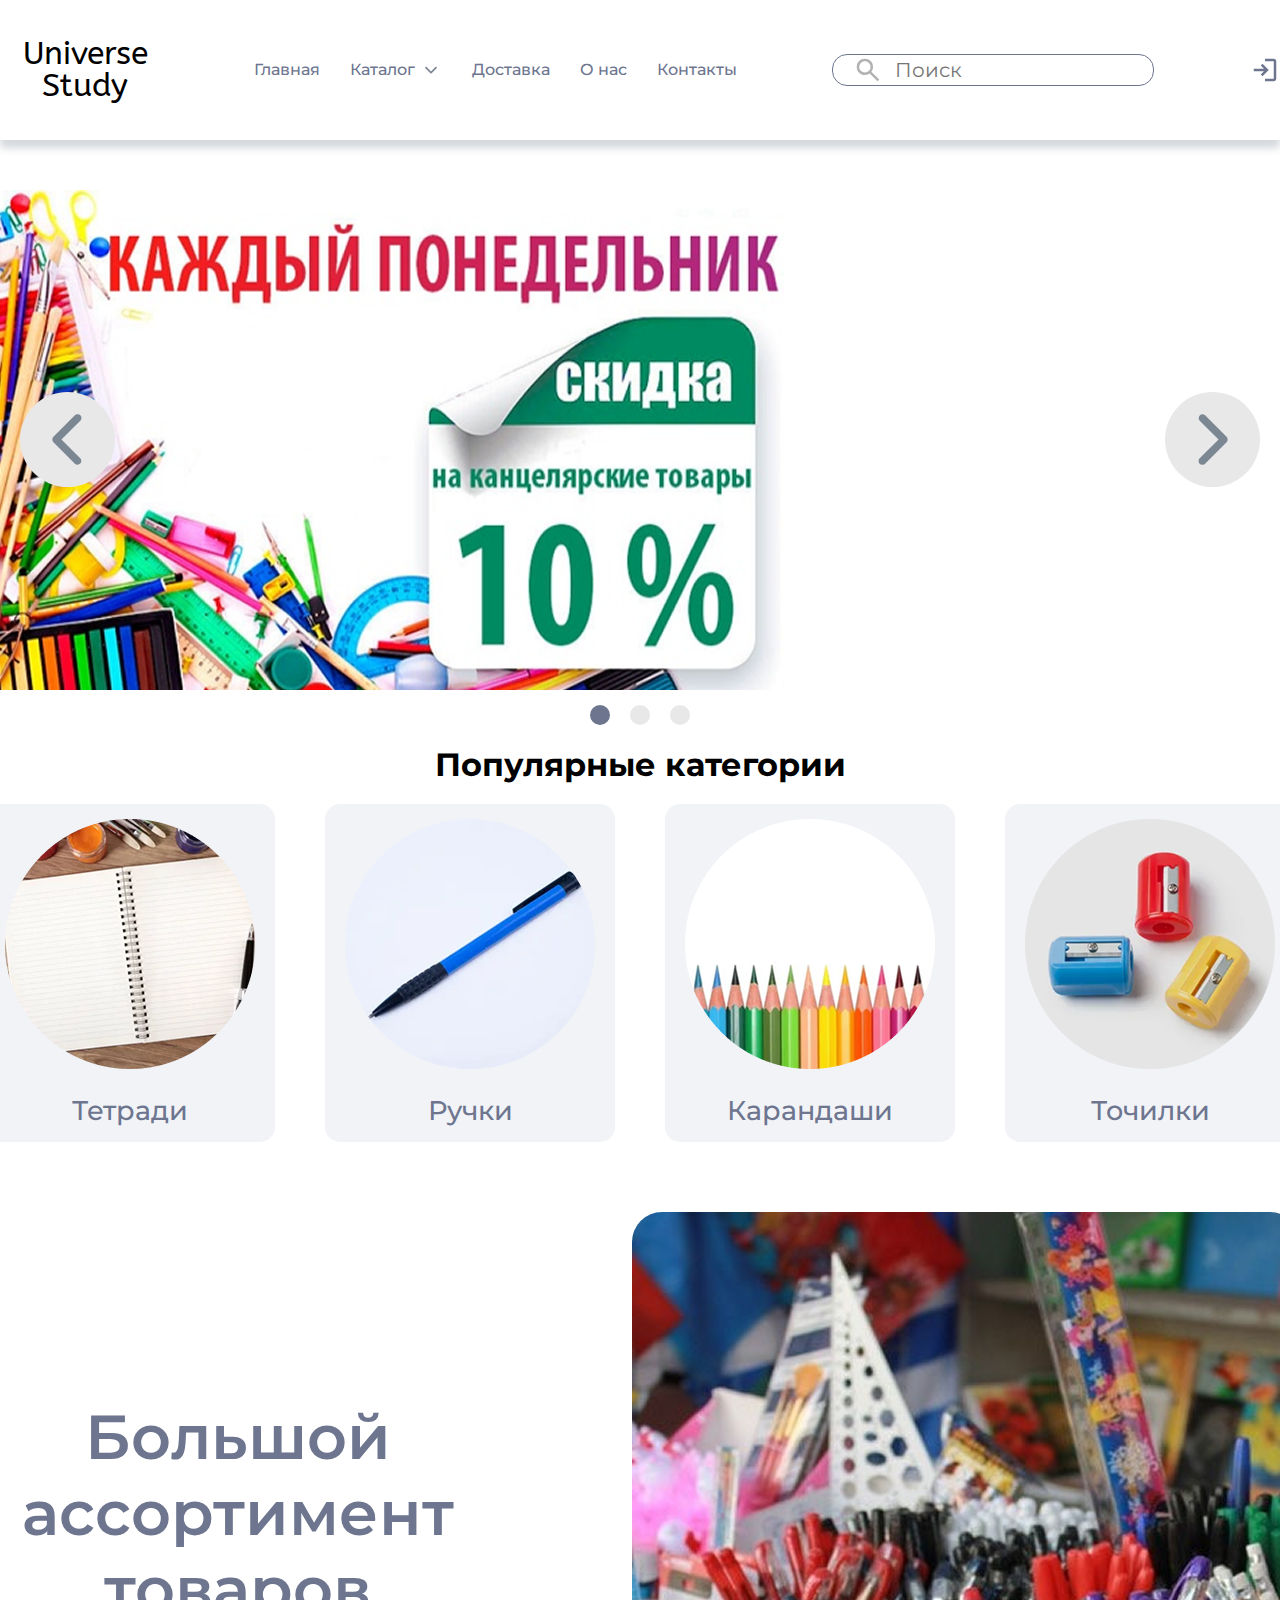
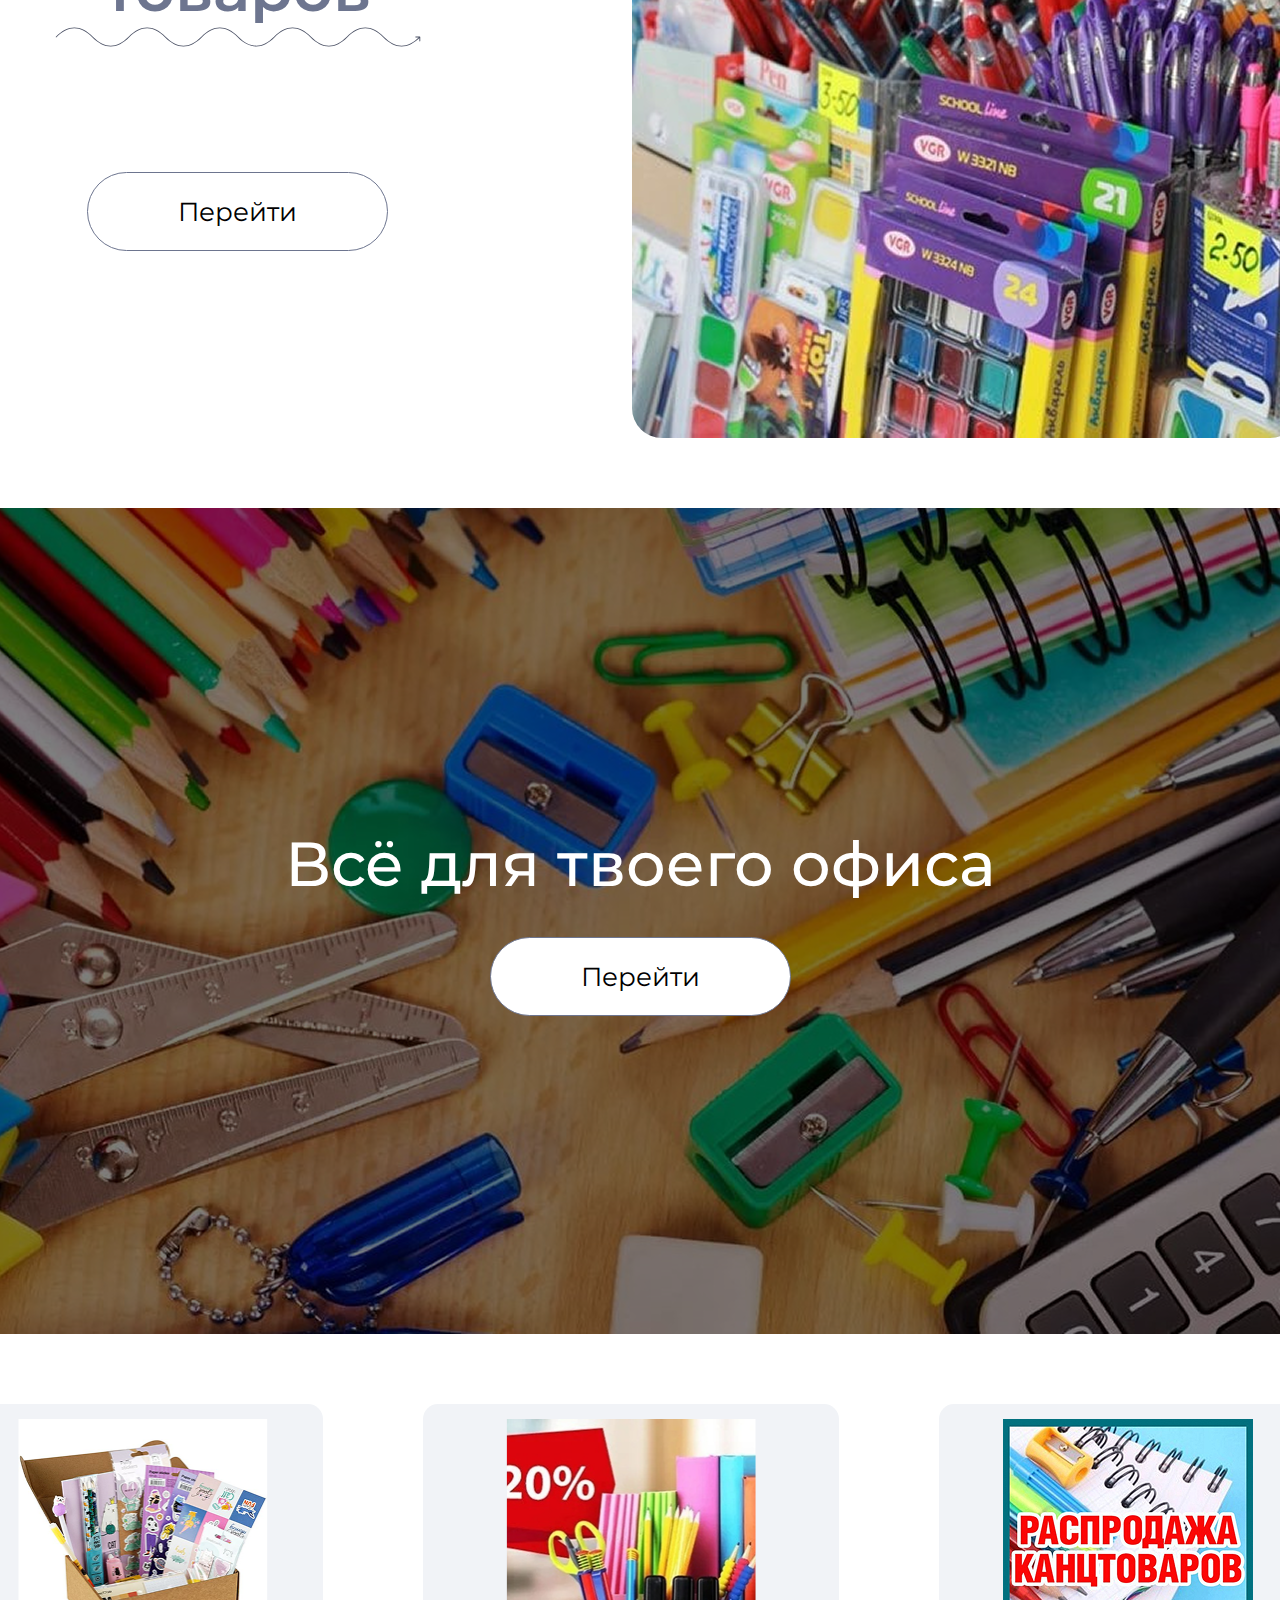
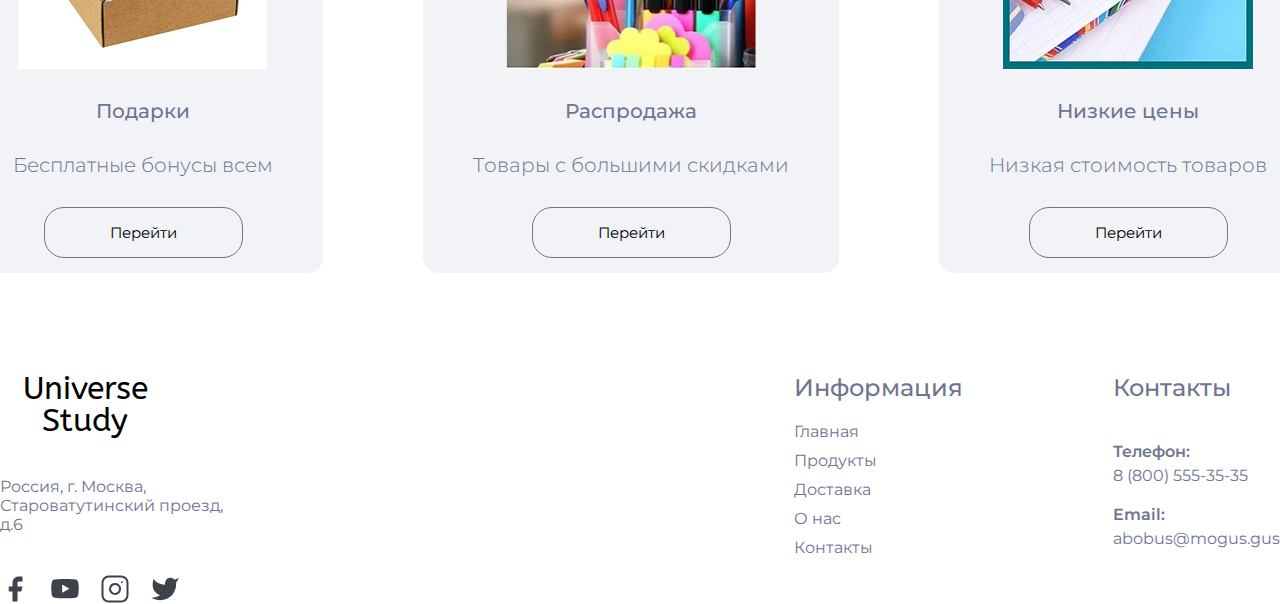
<file: index.html>
<!DOCTYPE html>
<html lang="ru">
<head>
    <meta charset="UTF-8">
    <title>Universe Study</title>
    <link rel="stylesheet" href="styles/desktop.css">
    <link rel="stylesheet" href="styles/tablet.css">
    <link rel="stylesheet" href="styles/phone.css">
</head>
<body>
    <header>
        <div class="headerContainer">
            <p class="logo">Universe Study</p>
            <div class="pagesContainer">
                <a href="index.html">Главная</a>
                <div class="catalogLink">
                    <a href="pages/office.html">Каталог</a>
                    <img src="res/img/arrow.svg" class="catalogLinkArrow" alt="">
                </div>
                <a href="pages/delivery.html">Доставка</a>
                <a href="pages/about.html">О нас</a>
                <a href="pages/contacts.html">Контакты</a>
            </div>
            <div class="searchField">
                <img src="res/img/searchIcon.svg" class="searchFieldIcon" alt="">
                <input class="search" type="text" placeholder="Поиск">
            </div>
            <img src="res/img/login.svg" class="loginIcon" onclick="document.location.href='pages/cart.html'" alt="">
        </div>
    </header>
    <main>
        <div class="slider">
            <div class="imgWrapper" style="transform: translateX(0px)">
                <img src="res/img/img1.png" alt="" id="img1">
                <img src="res/img/img4.png" alt="">
                <img src="res/img/img3.png" alt="">
            </div>
            <div class="arrowsWrapper">
                <img src="res/img/arrow.svg" class="controlArrow" id="leftArrow" onclick="slideLeft()" alt="">
                <img src="res/img/arrow.svg" class="controlArrow" id="rightArrow" onclick="slideRight()" alt="">
            </div>
            <div class="dotsWrapper">
                <div class="dot" id="selected"></div>
                <div class="dot"></div>
                <div class="dot"></div>
            </div>
        </div>

        <div class="popularCategories">
            <h1 class="categoriesHeader">Популярные категории</h1>
            <div class="categories">
                <div class="category" onclick="document.location.href='pages/office.html'">
                    <img src="res/img/categoryImage1.png" class="categoryImage" alt="">
                    <p class="categoryName">Тетради</p>
                </div>
                <div class="category" onclick="document.location.href='pages/office.html'">
                    <img src="res/img/categoryImage2.png" class="categoryImage" alt="">
                    <p class="categoryName">Ручки</p>
                </div>
                <div class="category" onclick="document.location.href='pages/office.html'">
                    <img src="res/img/categoryImage3.png" class="categoryImage" alt="">
                    <p class="categoryName">Карандаши</p>
                </div>
                <div class="category" onclick="document.location.href='pages/office.html'">
                    <img src="res/img/categoryImage4.png" class="categoryImage" alt="">
                    <p class="categoryName">Точилки</p>
                </div>
            </div>
        </div>

        <div class="bigAssortment">
            <div class="bigAssortmentContainer">
                <p class="bigAssortmentText">Большой ассортимент товаров</p>
                <img src="res/img/curveLine.svg" class="bigAssortmentCurve" alt="">
                <button class="button" onclick="document.location.href='pages/office.html'">Перейти</button>
            </div>
            <img src="res/img/assortment.png" class="bigAssortmentImage" alt="">
        </div>

        <div class="allForYourOffice">
            <p class="allForYourOfficeText">Всё для твоего офиса</p>
            <button class="button"><a href="pages/office.html">Перейти</a></button>
        </div>

        <div class="specialOffers">
            <div class="offer">
                <img src="res/img/offerImage1.png" class="offerImage" alt="">
                <p class="offerName">Подарки</p>
                <p class="offerDescription">Бесплатные бонусы всем</p>
                <button class="offerButton" onclick="document.location.href='pages/office.html'">Перейти</button>
            </div>
            <div class="offer">
                <img src="res/img/offerImage2.png" class="offerImage" alt="">
                <p class="offerName">Распродажа</p>
                <p class="offerDescription">Товары с большими скидками</p>
                <button class="offerButton" onclick="document.location.href='pages/office.html'">Перейти</button>
            </div>
            <div class="offer">
                <img src="res/img/offerImage3.png" class="offerImage" alt="">
                <p class="offerName">Низкие цены</p>
                <p class="offerDescription">Низкая стоимость товаров</p>
                <button class="offerButton" onclick="document.location.href='pages/office.html'">Перейти</button>
            </div>
        </div>
    </main>
    <footer>
        <div class="footerContent1">
            <p class="logo">Universe Study</p>
            <p class="footerContentText address">Россия, г. Москва, Староватутинский проезд, д.6</p>
            <div class="socials">
                <img src="res/img/facebook.svg" class="socialIcon" alt="">
                <img src="res/img/youtube.svg" class="socialIcon" alt="">
                <img src="res/img/instagram.svg" class="socialIcon" alt="">
                <img src="res/img/twitter.svg" class="socialIcon" alt="">
            </div>
        </div>
        <div class="footerContent2">
            <h1 class="footerContentHeader">Информация</h1>
            <a href="index.html" class="footerContentText">Главная</a>
            <a href="pages/office.html" class="footerContentText">Продукты</a>
            <a href="pages/delivery.html" class="footerContentText">Доставка</a>
            <a href="pages/about.html" class="footerContentText">О нас</a>
            <a href="pages/contacts.html" class="footerContentText">Контакты</a>
        </div>
        <div class="footerContent3">
            <h1 class="footerContentHeader">Контакты</h1>
            <div class="footerSubcontent">
                <h2 class="footerSubcontentHeader">Телефон:</h2>
                <p class="footerContentText">8 (800) 555-35-35</p>
            </div>
            <div class="footerSubcontent">
                <h2 class="footerSubcontentHeader">Email:</h2>
                <p class="footerContentText">abobus@mogus.gus</p>
            </div>
        </div>
    </footer>
</body>
<script src="js/slider.js"></script>
</html>
</file>
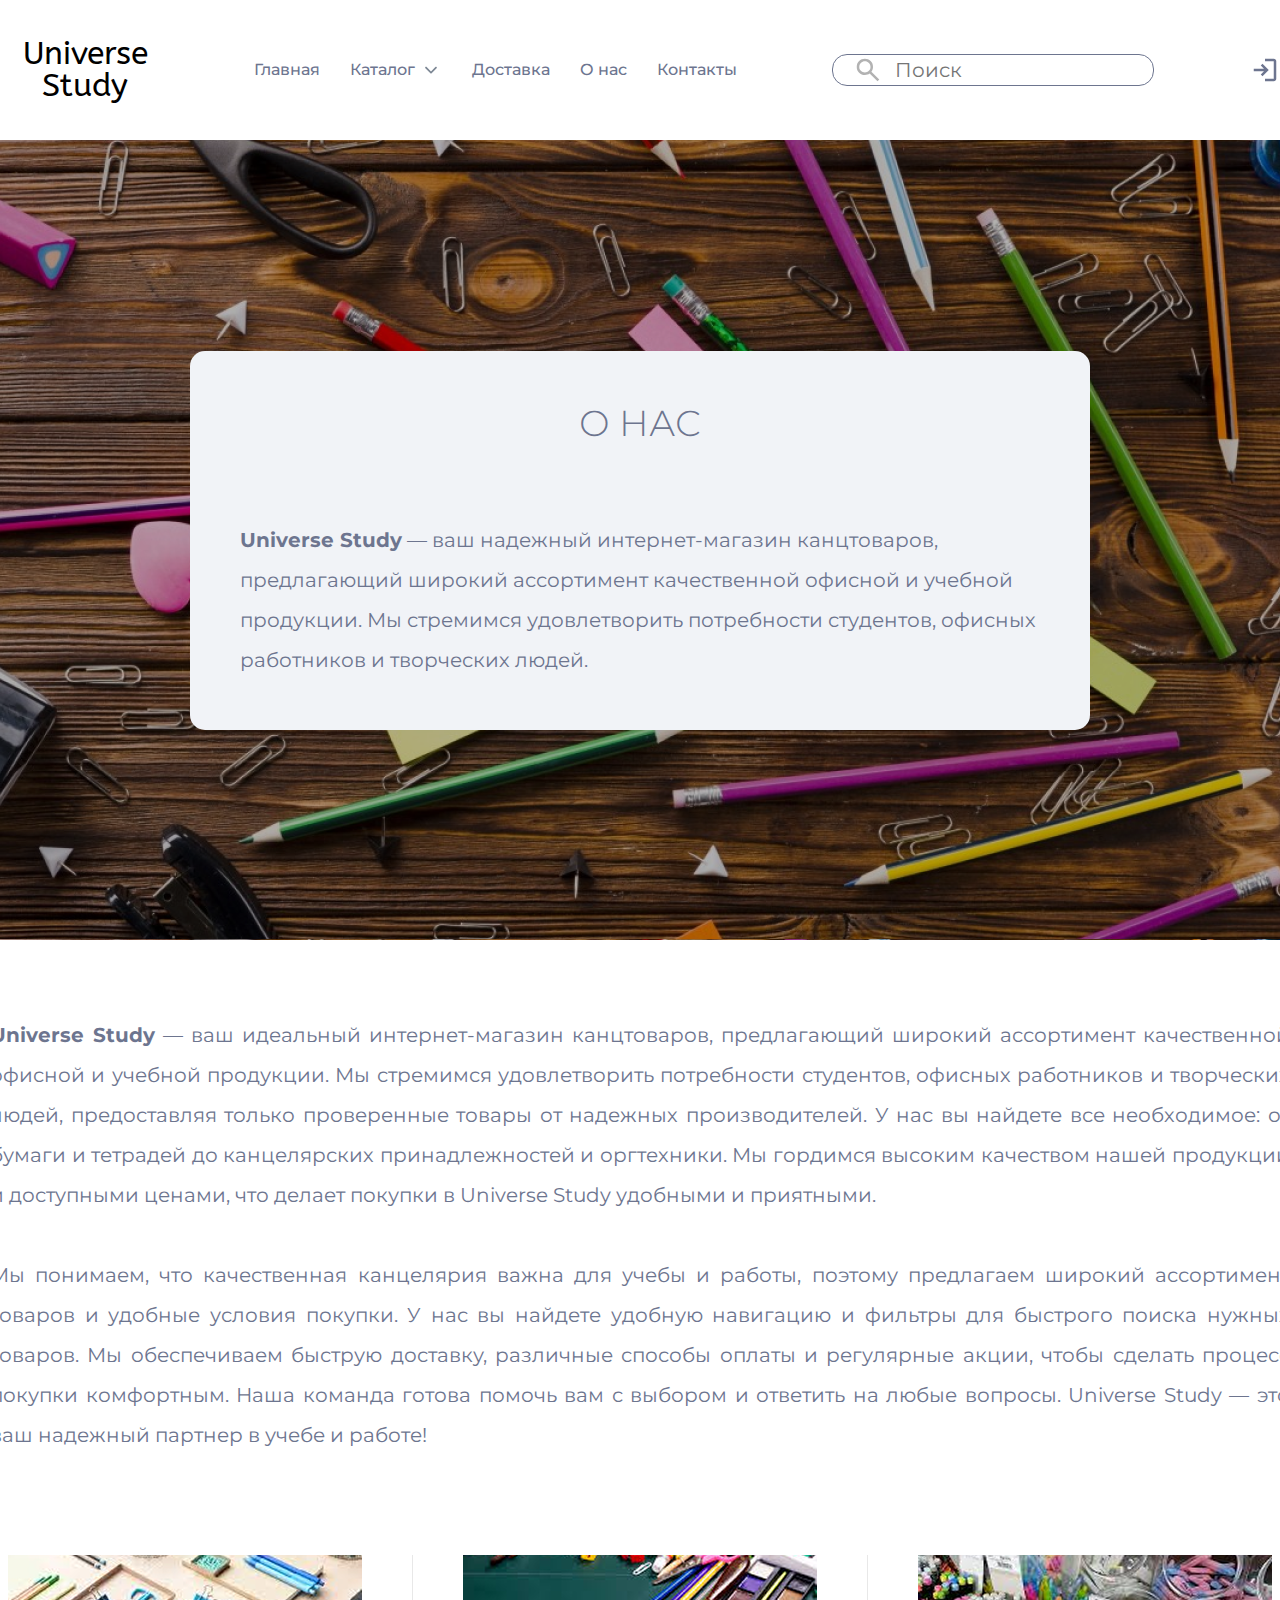
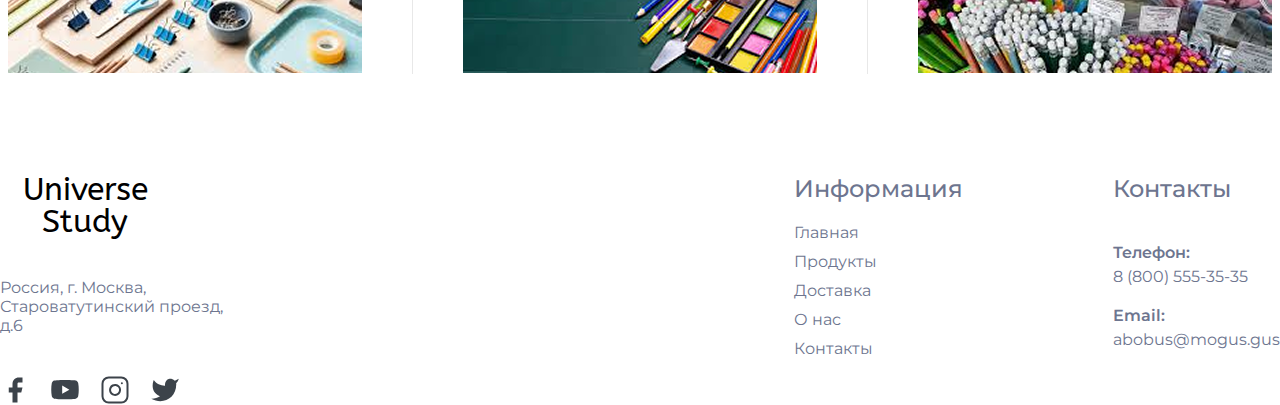
<file: pages/about.html>
<!DOCTYPE html>
<html lang="en">
<head>
    <meta charset="UTF-8">
    <title>О нас</title>
    <link rel="stylesheet" href="../styles/desktop.css">
    <link rel="stylesheet" href="../styles/tablet.css">
    <link rel="stylesheet" href="../styles/phone.css">
</head>
<body>
    <header>
        <div class="headerContainer">
            <p class="logo">Universe Study</p>
            <div class="pagesContainer">
                <a href="../index.html">Главная</a>
                <div class="catalogLink">
                    <a href="office.html">Каталог</a>
                    <img src="../res/img/arrow.svg" class="catalogLinkArrow" alt="">
                </div>
                <a href="delivery.html">Доставка</a>
                <a href="about.html">О нас</a>
                <a href="contacts.html">Контакты</a>
            </div>
            <div class="searchField">
                <img src="../res/img/searchIcon.svg" class="searchFieldIcon" alt="">
                <input class="search" type="text" placeholder="Поиск">
            </div>
            <img src="../res/img/login.svg" class="loginIcon" onclick="document.location.href='cart.html'" alt="">
        </div>
    </header>
    <main>
        <div class="promoBlock">
            <div class="aboutBlock">
                <h1>О НАС</h1>
                <p>
                    <b>Universe Study</b> — ваш надежный интернет-магазин канцтоваров, предлагающий широкий ассортимент качественной офисной и учебной продукции.
                    Мы стремимся удовлетворить потребности студентов, офисных работников и творческих людей.
                </p>
            </div>
        </div>
        <p class="aboutText">
            <b>Universe Study</b> — ваш идеальный интернет-магазин канцтоваров, предлагающий широкий ассортимент качественной офисной и учебной продукции.
            Мы стремимся удовлетворить потребности студентов, офисных работников и творческих людей, предоставляя только проверенные товары от надежных производителей.
            У нас вы найдете все необходимое: от бумаги и тетрадей до канцелярских принадлежностей и оргтехники.
            Мы гордимся высоким качеством нашей продукции и доступными ценами, что делает покупки в Universe Study удобными и приятными.
            <br><br>
            Мы понимаем, что качественная канцелярия важна для учебы и работы, поэтому предлагаем широкий ассортимент товаров и удобные условия покупки.
            У нас вы найдете удобную навигацию и фильтры для быстрого поиска нужных товаров.
            Мы обеспечиваем быструю доставку, различные способы оплаты и регулярные акции, чтобы сделать процесс покупки комфортным.
            Наша команда готова помочь вам с выбором и ответить на любые вопросы. Universe Study — это ваш надежный партнер в учебе и работе!
        </p>
        <div class="randomImages">
            <img src="../res/img/img3.png" alt="">
            <div class="line"></div>
            <img src="../res/img/img4.png" alt="">
            <div class="line"></div>
            <img src="../res/img/img5.png" alt="">
        </div>
    </main>
    <footer>
        <div class="footerContent1">
            <p class="logo">Universe Study</p>
            <p class="footerContentText address">Россия, г. Москва, Староватутинский проезд, д.6</p>
            <div class="socials">
                <img src="../res/img/facebook.svg" class="socialIcon" alt="">
                <img src="../res/img/youtube.svg" class="socialIcon" alt="">
                <img src="../res/img/instagram.svg" class="socialIcon" alt="">
                <img src="../res/img/twitter.svg" class="socialIcon" alt="">
            </div>
        </div>
        <div class="footerContent2">
            <h1 class="footerContentHeader">Информация</h1>
            <a href="../index.html" class="footerContentText">Главная</a>
            <a href="office.html" class="footerContentText">Продукты</a>
            <a href="delivery.html" class="footerContentText">Доставка</a>
            <a href="about.html" class="footerContentText">О нас</a>
            <a href="contacts.html" class="footerContentText">Контакты</a>
        </div>
        <div class="footerContent3">
            <h1 class="footerContentHeader">Контакты</h1>
            <div class="footerSubcontent">
                <h2 class="footerSubcontentHeader">Телефон:</h2>
                <p class="footerContentText">8 (800) 555-35-35</p>
            </div>
            <div class="footerSubcontent">
                <h2 class="footerSubcontentHeader">Email:</h2>
                <p class="footerContentText">abobus@mogus.gus</p>
            </div>
        </div>
    </footer>
</body>
</html>
</file>
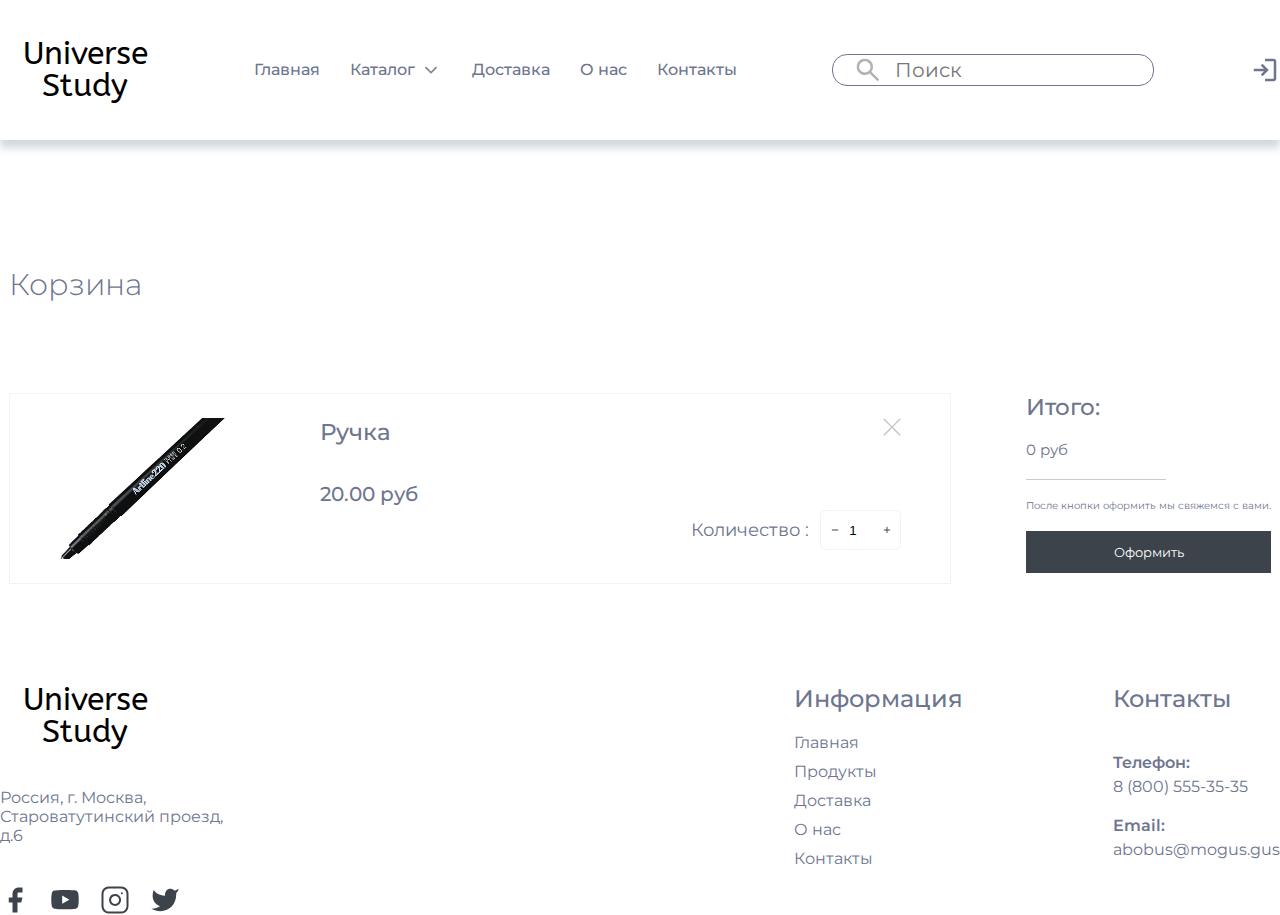
<file: pages/cart.html>
<!DOCTYPE html>
<html lang="en">
<head>
    <meta charset="UTF-8">
    <title>Title</title>
    <link rel="stylesheet" href="../styles/desktop.css">
    <link rel="stylesheet" href="../styles/tablet.css">
    <link rel="stylesheet" href="../styles/phone.css">
</head>
<body>
    <header>
        <div class="headerContainer">
            <p class="logo">Universe Study</p>
            <div class="pagesContainer">
                <a href="../index.html">Главная</a>
                <div class="catalogLink">
                    <a href="office.html">Каталог</a>
                    <img src="../res/img/arrow.svg" class="catalogLinkArrow" alt="">
                </div>
                <a href="delivery.html">Доставка</a>
                <a href="about.html">О нас</a>
                <a href="contacts.html">Контакты</a>
            </div>
            <div class="searchField">
                <img src="../res/img/searchIcon.svg" class="searchFieldIcon" alt="">
                <input class="search" type="text" placeholder="Поиск">
            </div>
            <img src="../res/img/login.svg" class="loginIcon" onclick="document.location.href='cart.html'" alt="">
        </div>
    </header>
    <main>
        <div class="cart">
            <h1>Корзина</h1>
            <div class="cartContainer">
                <div class="cartProducts">
                    <div class="cartProduct">
                        <img src="../res/img/Ручка.png" alt="">
                        <div class="productNameAndPrice">
                            <h2>Ручка</h2>
                            <p>20.00 руб</p>
                        </div>
                        <div class="XAndQTY">
                            <img src="../res/img/x.svg" alt="">
                            <div class="qtySelectorCart">
                                <p>Количество :</p>
                                <div class="inputContainer">
                                    <button class="qtyButtonCart" onclick="qty.stepDown()">
                                        <img src="../res/img/minus.svg" alt="">
                                    </button>
                                    <input type="number" id="qty" name="qty" min="1" value="1">
                                    <button class="qtyButtonCart" onclick="qty.stepUp()">
                                        <img src="../res/img/plus.svg" alt="">
                                    </button>
                                </div>
                            </div>
                        </div>
                    </div>
                </div>
                <div class="total">
                    <h2>Итого:</h2>
                    <h3 id="price">0.00 руб</h3>
                    <hr>
                    <p>После кнопки оформить мы свяжемся с вами.</p>
                    <button>Оформить</button>

                </div>
            </div>
        </div>
    </main>
    <footer>
        <div class="footerContent1">
            <p class="logo">Universe Study</p>
            <p class="footerContentText address">Россия, г. Москва, Староватутинский проезд, д.6</p>
            <div class="socials">
                <img src="../res/img/facebook.svg" class="socialIcon" alt="">
                <img src="../res/img/youtube.svg" class="socialIcon" alt="">
                <img src="../res/img/instagram.svg" class="socialIcon" alt="">
                <img src="../res/img/twitter.svg" class="socialIcon" alt="">
            </div>
        </div>
        <div class="footerContent2">
            <h1 class="footerContentHeader">Информация</h1>
            <a href="../index.html" class="footerContentText">Главная</a>
            <a href="office.html" class="footerContentText">Продукты</a>
            <a href="delivery.html" class="footerContentText">Доставка</a>
            <a href="about.html" class="footerContentText">О нас</a>
            <a href="contacts.html" class="footerContentText">Контакты</a>
        </div>
        <div class="footerContent3">
            <h1 class="footerContentHeader">Контакты</h1>
            <div class="footerSubcontent">
                <h2 class="footerSubcontentHeader">Телефон:</h2>
                <p class="footerContentText">8 (800) 555-35-35</p>
            </div>
            <div class="footerSubcontent">
                <h2 class="footerSubcontentHeader">Email:</h2>
                <p class="footerContentText">abobus@mogus.gus</p>
            </div>
        </div>
    </footer>
</body>
<script src="../js/cart.js"></script>
</html>
</file>
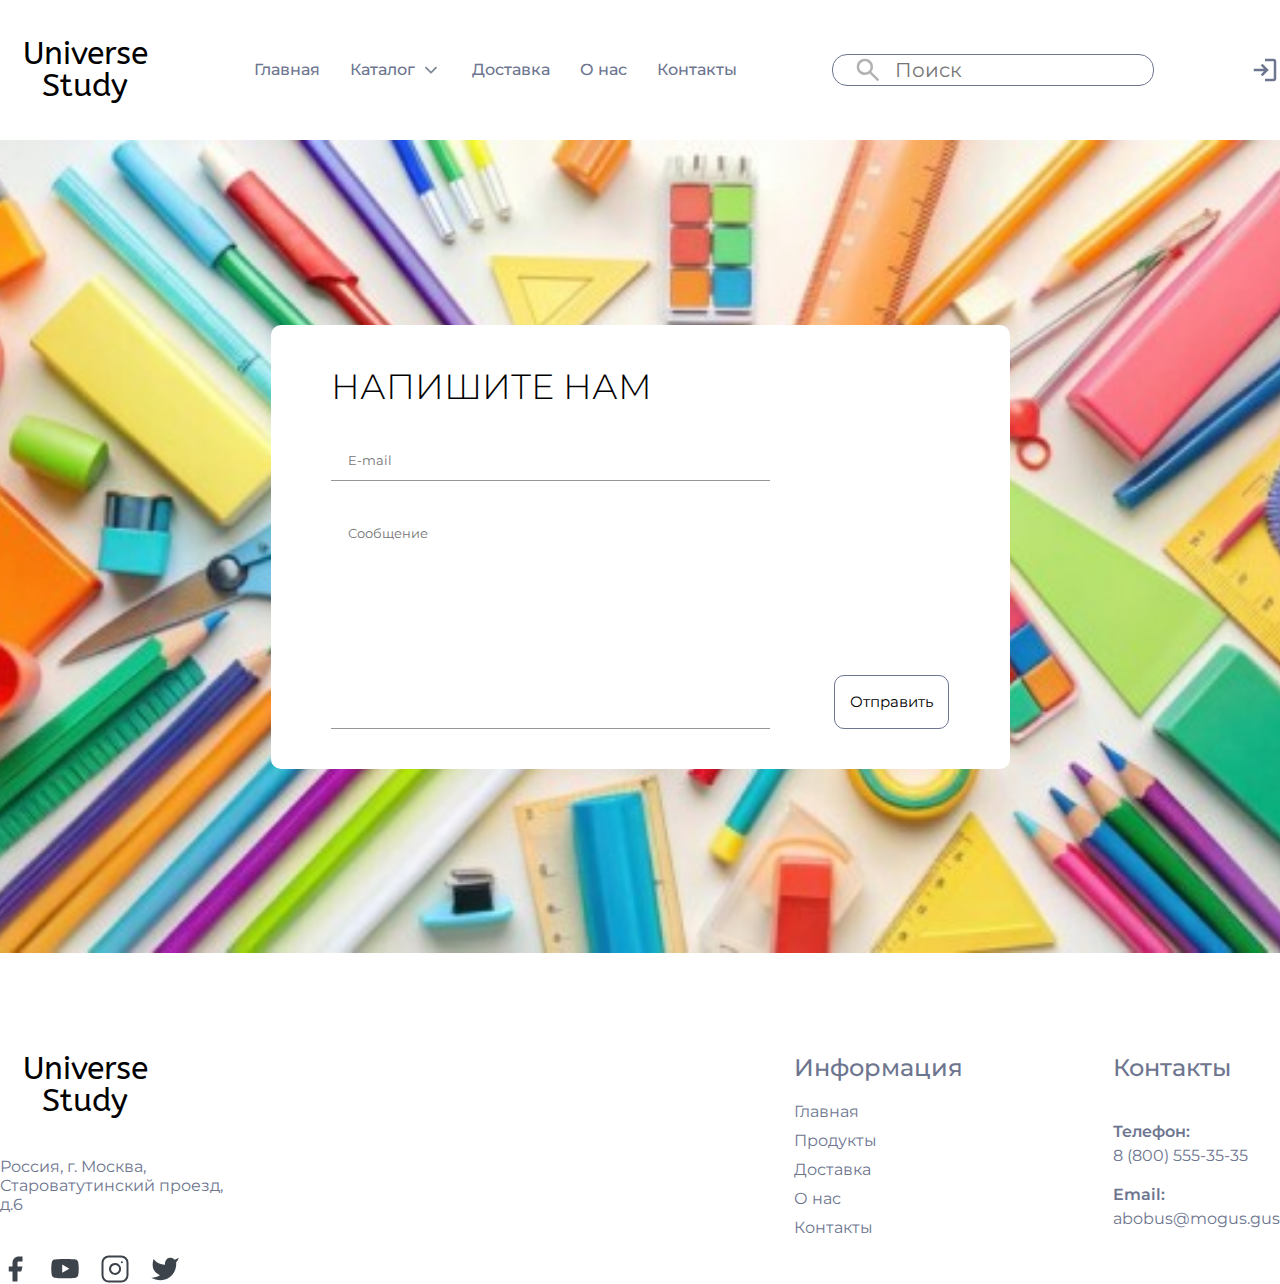
<file: pages/contacts.html>
<!DOCTYPE html>
<html lang="en">
<head>
    <meta charset="UTF-8">
    <title>Title</title>
    <link rel="stylesheet" href="../styles/desktop.css">
    <link rel="stylesheet" href="../styles/tablet.css">
    <link rel="stylesheet" href="../styles/phone.css">
</head>
<body>
    <header>
        <div class="headerContainer">
            <p class="logo">Universe Study</p>
            <div class="pagesContainer">
                <a href="../index.html">Главная</a>
                <div class="catalogLink">
                    <a href="office.html">Каталог</a>
                    <img src="../res/img/arrow.svg" class="catalogLinkArrow" alt="">
                </div>
                <a href="delivery.html">Доставка</a>
                <a href="about.html">О нас</a>
                <a href="contacts.html">Контакты</a>
            </div>
            <div class="searchField">
                <img src="../res/img/searchIcon.svg" class="searchFieldIcon" alt="">
                <input class="search" type="text" placeholder="Поиск">
            </div>
            <img src="../res/img/login.svg" class="loginIcon" onclick="document.location.href='cart.html'" alt="">
        </div>
    </header>
    <main>
        <div class="formContainer">
            <div class="form">
                <h1>НАПИШИТЕ НАМ</h1>
                <input type="text" placeholder="E-mail">
                <textarea placeholder="Сообщение"></textarea>
                <button>Отправить</button>
            </div>
        </div>
    </main>
    <footer>
        <div class="footerContent1">
            <p class="logo">Universe Study</p>
            <p class="footerContentText address">Россия, г. Москва, Староватутинский проезд, д.6</p>
            <div class="socials">
                <img src="../res/img/facebook.svg" class="socialIcon" alt="">
                <img src="../res/img/youtube.svg" class="socialIcon" alt="">
                <img src="../res/img/instagram.svg" class="socialIcon" alt="">
                <img src="../res/img/twitter.svg" class="socialIcon" alt="">
            </div>
        </div>
        <div class="footerContent2">
            <h1 class="footerContentHeader">Информация</h1>
            <a href="../index.html" class="footerContentText">Главная</a>
            <a href="office.html" class="footerContentText">Продукты</a>
            <a href="delivery.html" class="footerContentText">Доставка</a>
            <a href="about.html" class="footerContentText">О нас</a>
            <a href="contacts.html" class="footerContentText">Контакты</a>
        </div>
        <div class="footerContent3">
            <h1 class="footerContentHeader">Контакты</h1>
            <div class="footerSubcontent">
                <h2 class="footerSubcontentHeader">Телефон:</h2>
                <p class="footerContentText">8 (800) 555-35-35</p>
            </div>
            <div class="footerSubcontent">
                <h2 class="footerSubcontentHeader">Email:</h2>
                <p class="footerContentText">abobus@mogus.gus</p>
            </div>
        </div>
    </footer>
</body>
</html>
</file>
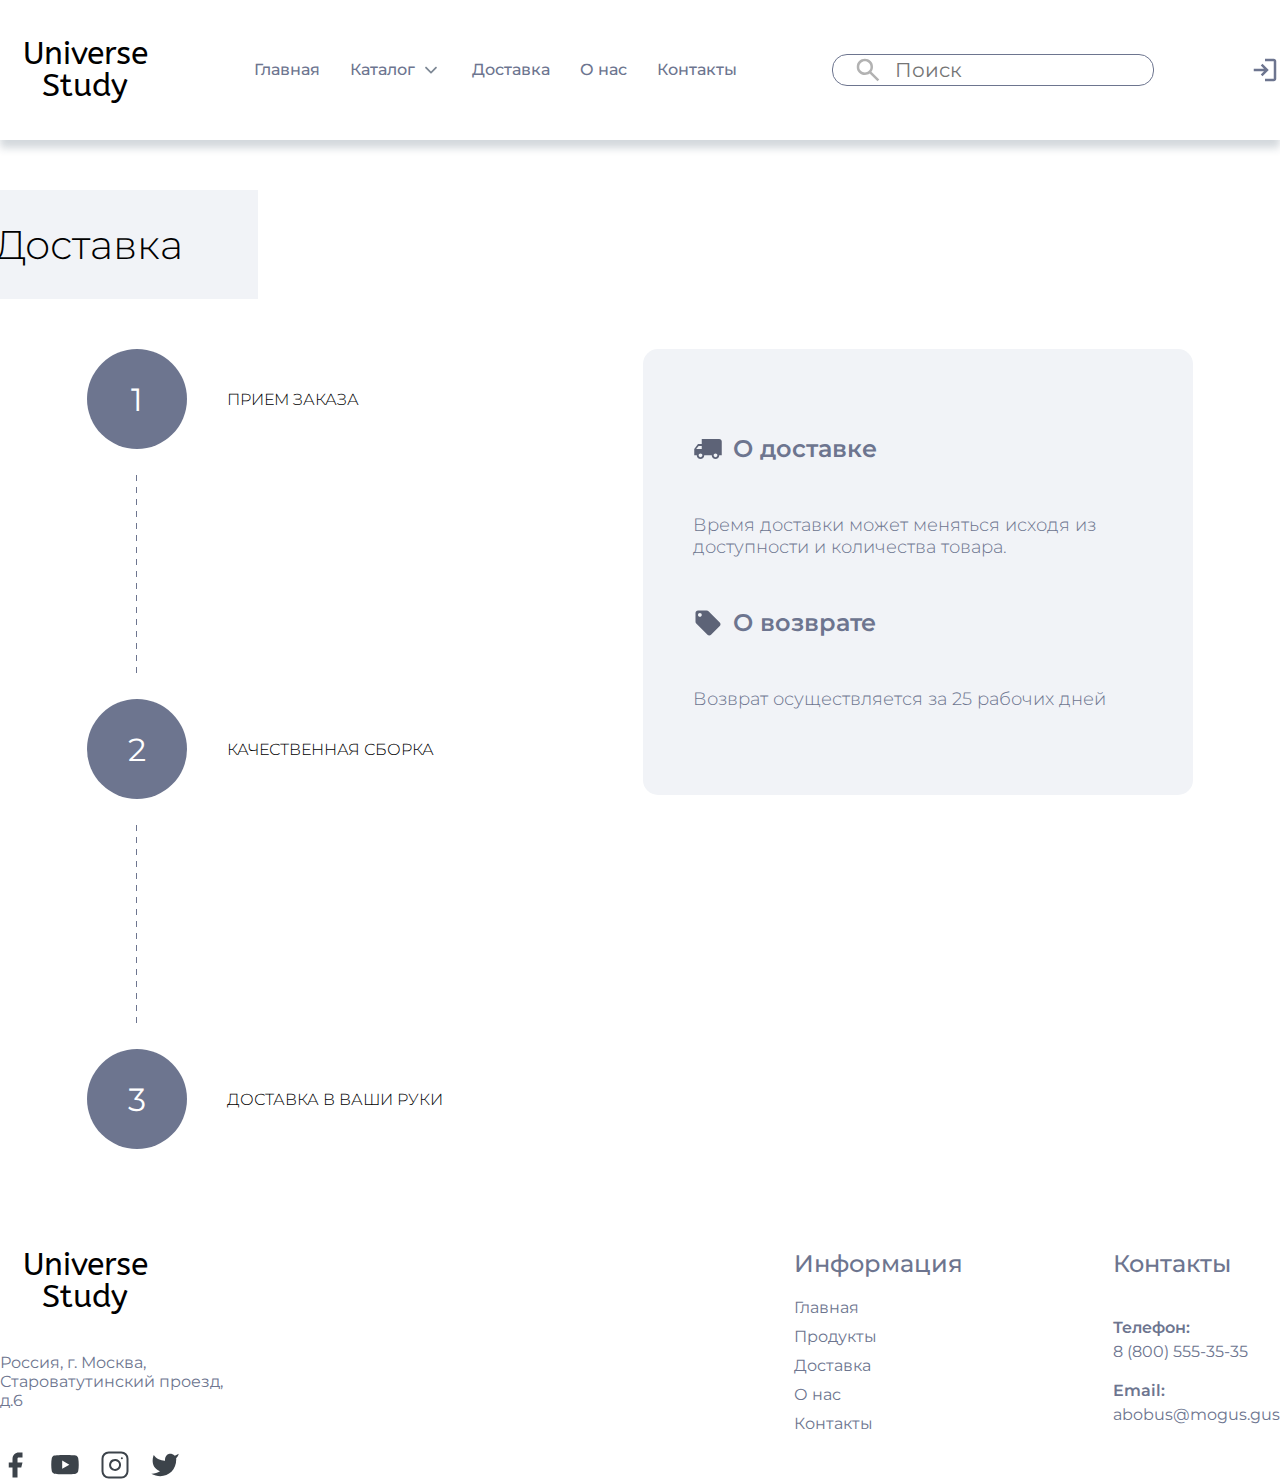
<file: pages/delivery.html>
<!DOCTYPE html>
<html lang="en">
<head>
    <meta charset="UTF-8">
    <title>Доставка</title>
    <link rel="stylesheet" href="../styles/desktop.css">
    <link rel="stylesheet" href="../styles/tablet.css">
    <link rel="stylesheet" href="../styles/phone.css">
</head>
<body>
    <header>
        <div class="headerContainer">
            <p class="logo">Universe Study</p>
            <div class="pagesContainer">
                <a href="../index.html">Главная</a>
                <div class="catalogLink">
                    <a href="office.html">Каталог</a>
                    <img src="../res/img/arrow.svg" class="catalogLinkArrow" alt="">
                </div>
                <a href="delivery.html">Доставка</a>
                <a href="about.html">О нас</a>
                <a href="contacts.html">Контакты</a>
            </div>
            <div class="searchField">
                <img src="../res/img/searchIcon.svg" class="searchFieldIcon" alt="">
                <input class="search" type="text" placeholder="Поиск">
            </div>
            <img src="../res/img/login.svg" class="loginIcon" onclick="document.location.href='cart.html'" alt="">
        </div>
    </header>
    <main>
        <div class="header">
            <p>Доставка</p>
        </div>
        <div class="deliveryContainer">
            <div class="circlesContainer">
                <div class="circleContainer">
                    <div class="circle">
                        <p>1</p>
                    </div>
                    <p>ПРИЕМ ЗАКАЗА</p>
                </div>
                <img src="../res/img/dottedLine.svg" class="dottedLine" alt="">
                <div class="circleContainer">
                    <div class="circle">
                        <p>2</p>
                    </div>
                    <p>КАЧЕСТВЕННАЯ СБОРКА</p>
                </div>
                <img src="../res/img/dottedLine.svg" class="dottedLine" alt="">
                <div class="circleContainer">
                    <div class="circle">
                        <p>3</p>
                    </div>
                    <p>ДОСТАВКА В ВАШИ РУКИ</p>
                </div>
            </div>
            <div class="deliveryInfo">
                <div class="aboutDelivery">
                    <div class="aboutDeliveryHeader">
                        <img src="../res/img/truck.svg" alt="">
                        <p>О доставке</p>
                    </div>
                    <p>Время доставки может меняться исходя из доступности и количества товара.</p>
                </div>
                <div class="aboutReturn">
                    <div class="aboutDeliveryHeader">
                        <img src="../res/img/tag.svg" alt="">
                        <p>О возврате</p>
                    </div>
                    <p>Возврат осуществляется за 25 рабочих дней </p>
                </div>
            </div>
        </div>

    </main>
    <footer>
        <div class="footerContent1">
            <p class="logo">Universe Study</p>
            <p class="footerContentText address">Россия, г. Москва, Староватутинский проезд, д.6</p>
            <div class="socials">
                <img src="../res/img/facebook.svg" class="socialIcon" alt="">
                <img src="../res/img/youtube.svg" class="socialIcon" alt="">
                <img src="../res/img/instagram.svg" class="socialIcon" alt="">
                <img src="../res/img/twitter.svg" class="socialIcon" alt="">
            </div>
        </div>
        <div class="footerContent2">
            <h1 class="footerContentHeader">Информация</h1>
            <a href="../index.html" class="footerContentText">Главная</a>
            <a href="office.html" class="footerContentText">Продукты</a>
            <a href="delivery.html" class="footerContentText">Доставка</a>
            <a href="about.html" class="footerContentText">О нас</a>
            <a href="contacts.html" class="footerContentText">Контакты</a>
        </div>
        <div class="footerContent3">
            <h1 class="footerContentHeader">Контакты</h1>
            <div class="footerSubcontent">
                <h2 class="footerSubcontentHeader">Телефон:</h2>
                <p class="footerContentText">8 (800) 555-35-35</p>
            </div>
            <div class="footerSubcontent">
                <h2 class="footerSubcontentHeader">Email:</h2>
                <p class="footerContentText">abobus@mogus.gus</p>
            </div>
        </div>
    </footer>
</body>
</html>
</file>
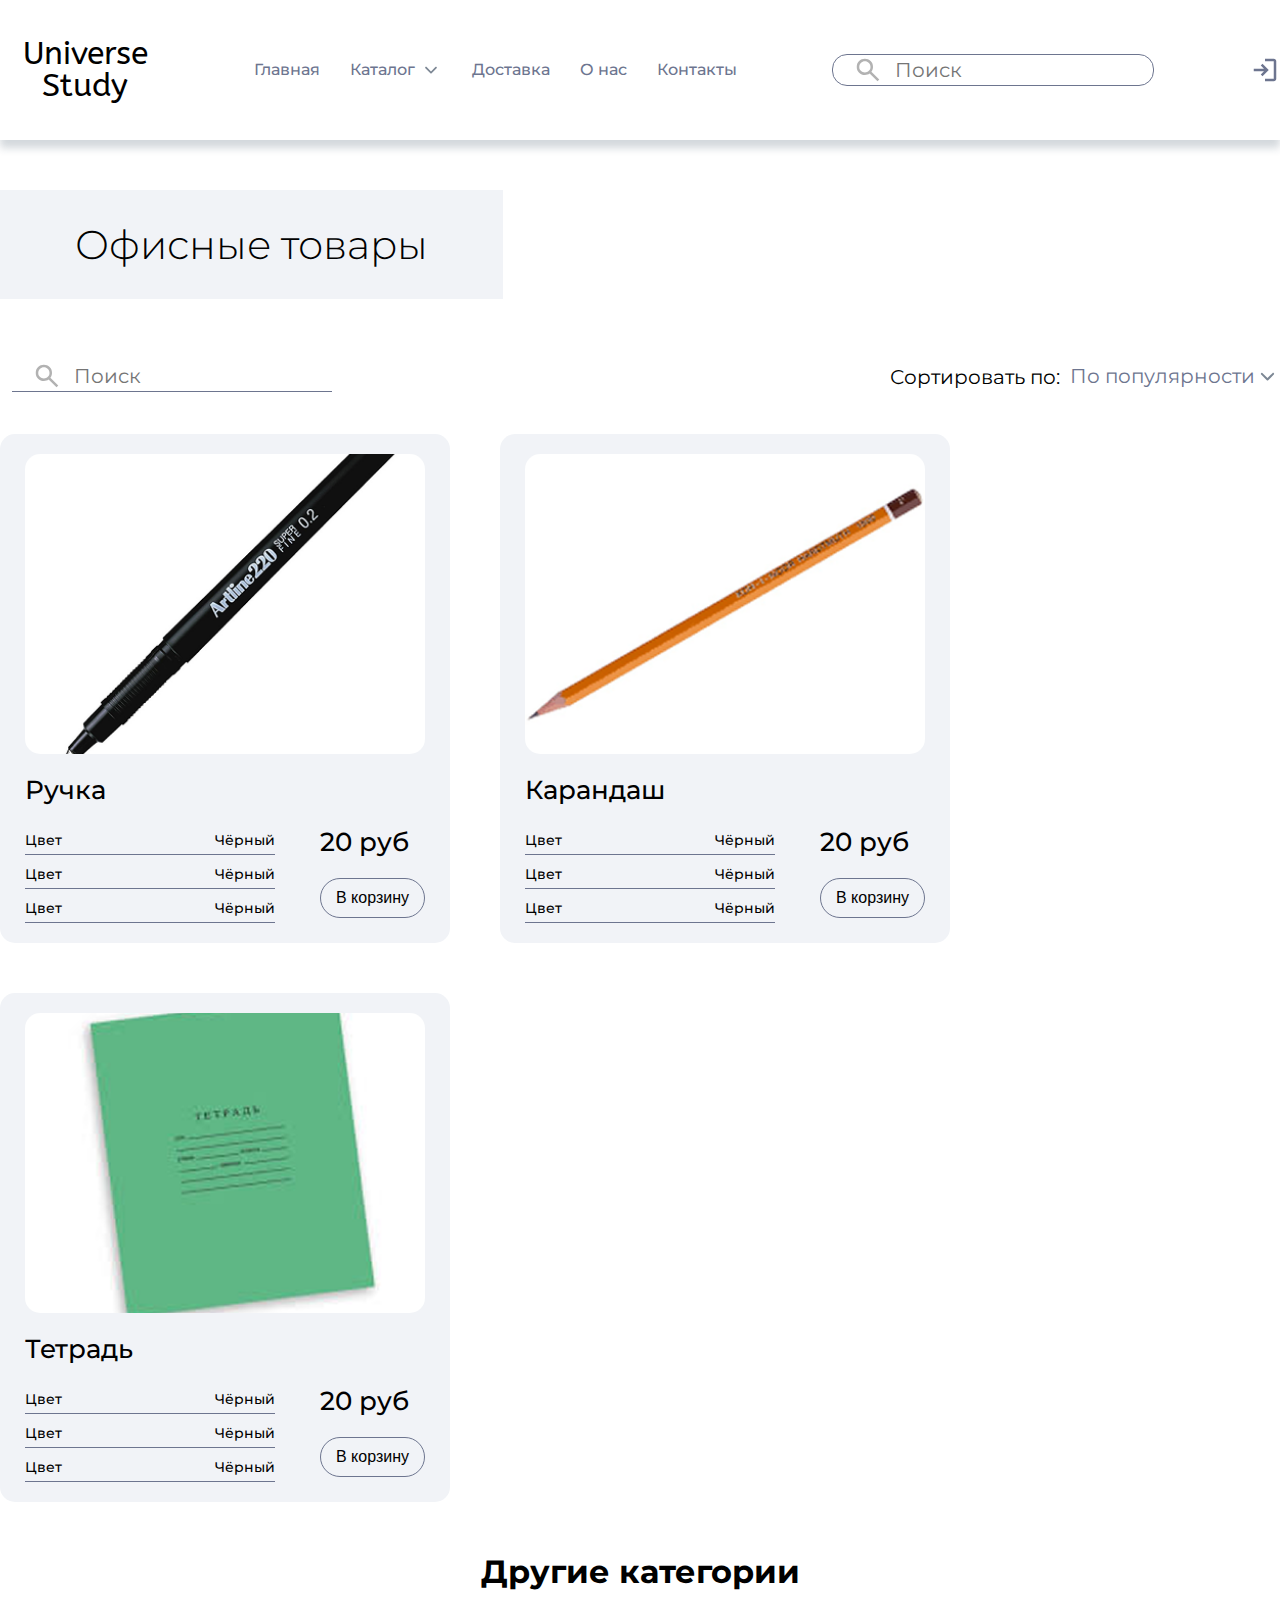
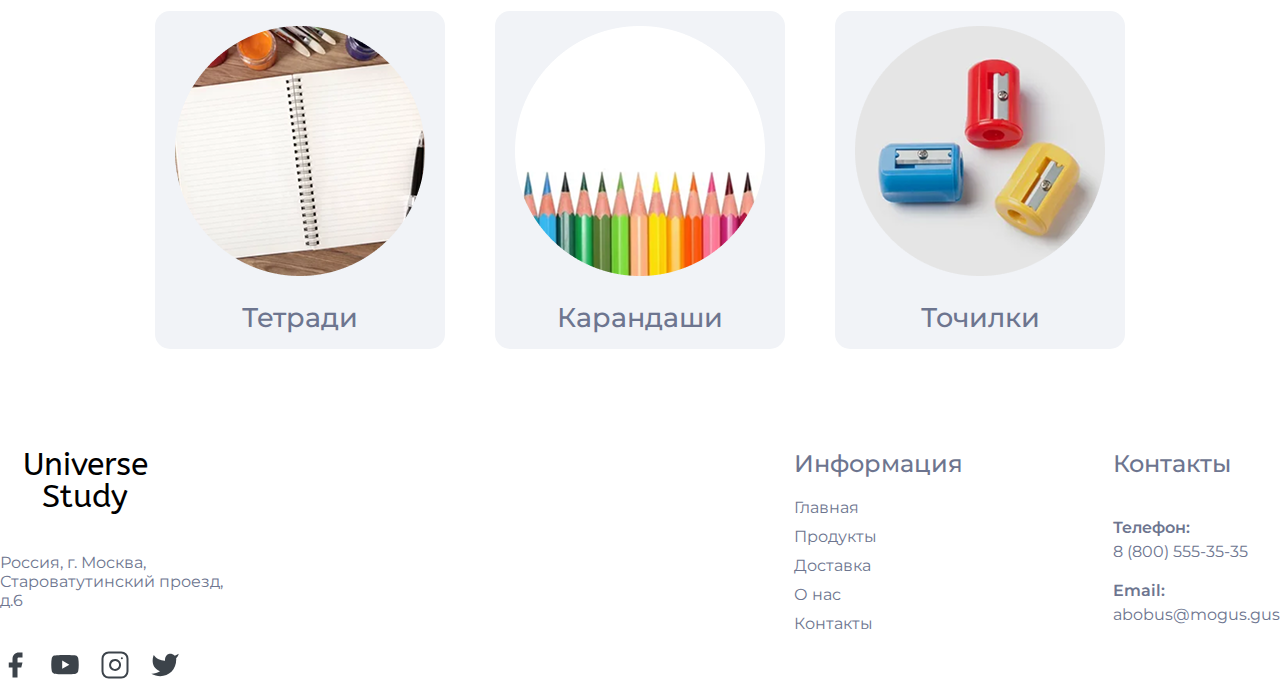
<file: pages/office.html>
<!DOCTYPE html>
<html lang="en">
<head>
    <meta charset="UTF-8">
    <title>Офисные товары</title>
    <link rel="stylesheet" href="../styles/desktop.css">
    <link rel="stylesheet" href="../styles/tablet.css">
    <link rel="stylesheet" href="../styles/phone.css">
</head>
<body>
    <header>
        <div class="headerContainer">
            <p class="logo">Universe Study</p>
            <div class="pagesContainer">
                <a href="../index.html">Главная</a>
                <div class="catalogLink">
                    <a href="office.html">Каталог</a>
                    <img src="../res/img/arrow.svg" class="catalogLinkArrow" alt="">
                </div>
                <a href="delivery.html">Доставка</a>
                <a href="about.html">О нас</a>
                <a href="contacts.html">Контакты</a>
            </div>
            <div class="searchField">
                <img src="../res/img/searchIcon.svg" class="searchFieldIcon" alt="">
                <input class="search" type="text" placeholder="Поиск">
            </div>
            <img src="../res/img/login.svg" class="loginIcon" onclick="document.location.href='cart.html'" alt="">
        </div>
    </header>
    <main>
        <div class="header">
            <p>Офисные товары</p>
        </div>
        <div class="searchNSort">
            <div class="productSearchField">
                <img src="../res/img/searchIcon.svg" class="productSearchFieldIcon" alt="">
                <input class="productSearch" placeholder="Поиск">
            </div>

            <div class="sortField">
                <p>Сортировать по:</p>
                <div class="sortAccordionContainer">
                    <p id="sortText">По популярности</p>
                    <img class="sortArrow" src="../res/img/arrow.svg" alt="">
                </div>
            </div>
        </div>
        <div class="productsList">
            <div class="product" onclick="document.location.href='products/pen.html'">
                <img src="../res/img/Ручка.png" alt="">
                <p>Ручка</p>
                <div class="miniContainer">
                    <div class="partialCharacteristics">
                        <div class="partialCharacteristic">
                            <p>Цвет</p>
                            <p>Чёрный</p>
                        </div>
                        <div class="partialCharacteristic">
                            <p>Цвет</p>
                            <p>Чёрный</p>
                        </div>
                        <div class="partialCharacteristic">
                            <p>Цвет</p>
                            <p>Чёрный</p>
                        </div>
                    </div>
                    <div class="priceNButton">
                        <p>20 руб</p>
                        <button class="miniButton">В корзину</button>
                    </div>
                </div>
            </div>
            <div class="product" onclick="document.location.href='products/pencil.html'">
                <img src="../res/img/Карандаш.png" alt="">
                <p>Карандаш</p>
                <div class="miniContainer">
                    <div class="partialCharacteristics">
                        <div class="partialCharacteristic">
                            <p>Цвет</p>
                            <p>Чёрный</p>
                        </div>
                        <div class="partialCharacteristic">
                            <p>Цвет</p>
                            <p>Чёрный</p>
                        </div>
                        <div class="partialCharacteristic">
                            <p>Цвет</p>
                            <p>Чёрный</p>
                        </div>
                    </div>
                    <div class="priceNButton">
                        <p>20 руб</p>
                        <button class="miniButton">В корзину</button>
                    </div>
                </div>
            </div>
            <div class="product" onclick="document.location.href='products/notebook.html'">
                <img src="../res/img/Тетрадь.png" alt="">
                <p>Тетрадь</p>
                <div class="miniContainer">
                    <div class="partialCharacteristics">
                        <div class="partialCharacteristic">
                            <p>Цвет</p>
                            <p>Чёрный</p>
                        </div>
                        <div class="partialCharacteristic">
                            <p>Цвет</p>
                            <p>Чёрный</p>
                        </div>
                        <div class="partialCharacteristic">
                            <p>Цвет</p>
                            <p>Чёрный</p>
                        </div>
                    </div>
                    <div class="priceNButton">
                        <p>20 руб</p>
                        <button class="miniButton">В корзину</button>
                    </div>
                </div>
            </div>
        </div>
        <div class="otherCategories">
            <h1 class="otherCategoriesHeader">Другие категории</h1>
            <div class="categories">
                <div class="category" onclick="document.location.href='office.html'">
                    <img src="../res/img/categoryImage1.png" class="categoryImage" alt="">
                    <p class="categoryName">Тетради</p>
                </div>
                <div class="category" onclick="document.location.href='office.html'">
                    <img src="../res/img/categoryImage3.png" class="categoryImage" alt="">
                    <p class="categoryName">Карандаши</p>
                </div>
                <div class="category" onclick="document.location.href='office.html'">
                    <img src="../res/img/categoryImage4.png" class="categoryImage" alt="">
                    <p class="categoryName">Точилки</p>
                </div>
            </div>
        </div>
    </main>
    <footer>
        <div class="footerContent1">
            <p class="logo">Universe Study</p>
            <p class="footerContentText address">Россия, г. Москва, Староватутинский проезд, д.6</p>
            <div class="socials">
                <img src="../res/img/facebook.svg" class="socialIcon" alt="">
                <img src="../res/img/youtube.svg" class="socialIcon" alt="">
                <img src="../res/img/instagram.svg" class="socialIcon" alt="">
                <img src="../res/img/twitter.svg" class="socialIcon" alt="">
            </div>
        </div>
        <div class="footerContent2">
            <h1 class="footerContentHeader">Информация</h1>
            <a href="../index.html" class="footerContentText">Главная</a>
            <a href="office.html" class="footerContentText">Продукты</a>
            <a href="delivery.html" class="footerContentText">Доставка</a>
            <a href="about.html" class="footerContentText">О нас</a>
            <a href="contacts.html" class="footerContentText">Контакты</a>
        </div>
        <div class="footerContent3">
            <h1 class="footerContentHeader">Контакты</h1>
            <div class="footerSubcontent">
                <h2 class="footerSubcontentHeader">Телефон:</h2>
                <p class="footerContentText">8 (800) 555-35-35</p>
            </div>
            <div class="footerSubcontent">
                <h2 class="footerSubcontentHeader">Email:</h2>
                <p class="footerContentText">abobus@mogus.gus</p>
            </div>
        </div>
    </footer>
</body>
</html>
</file>
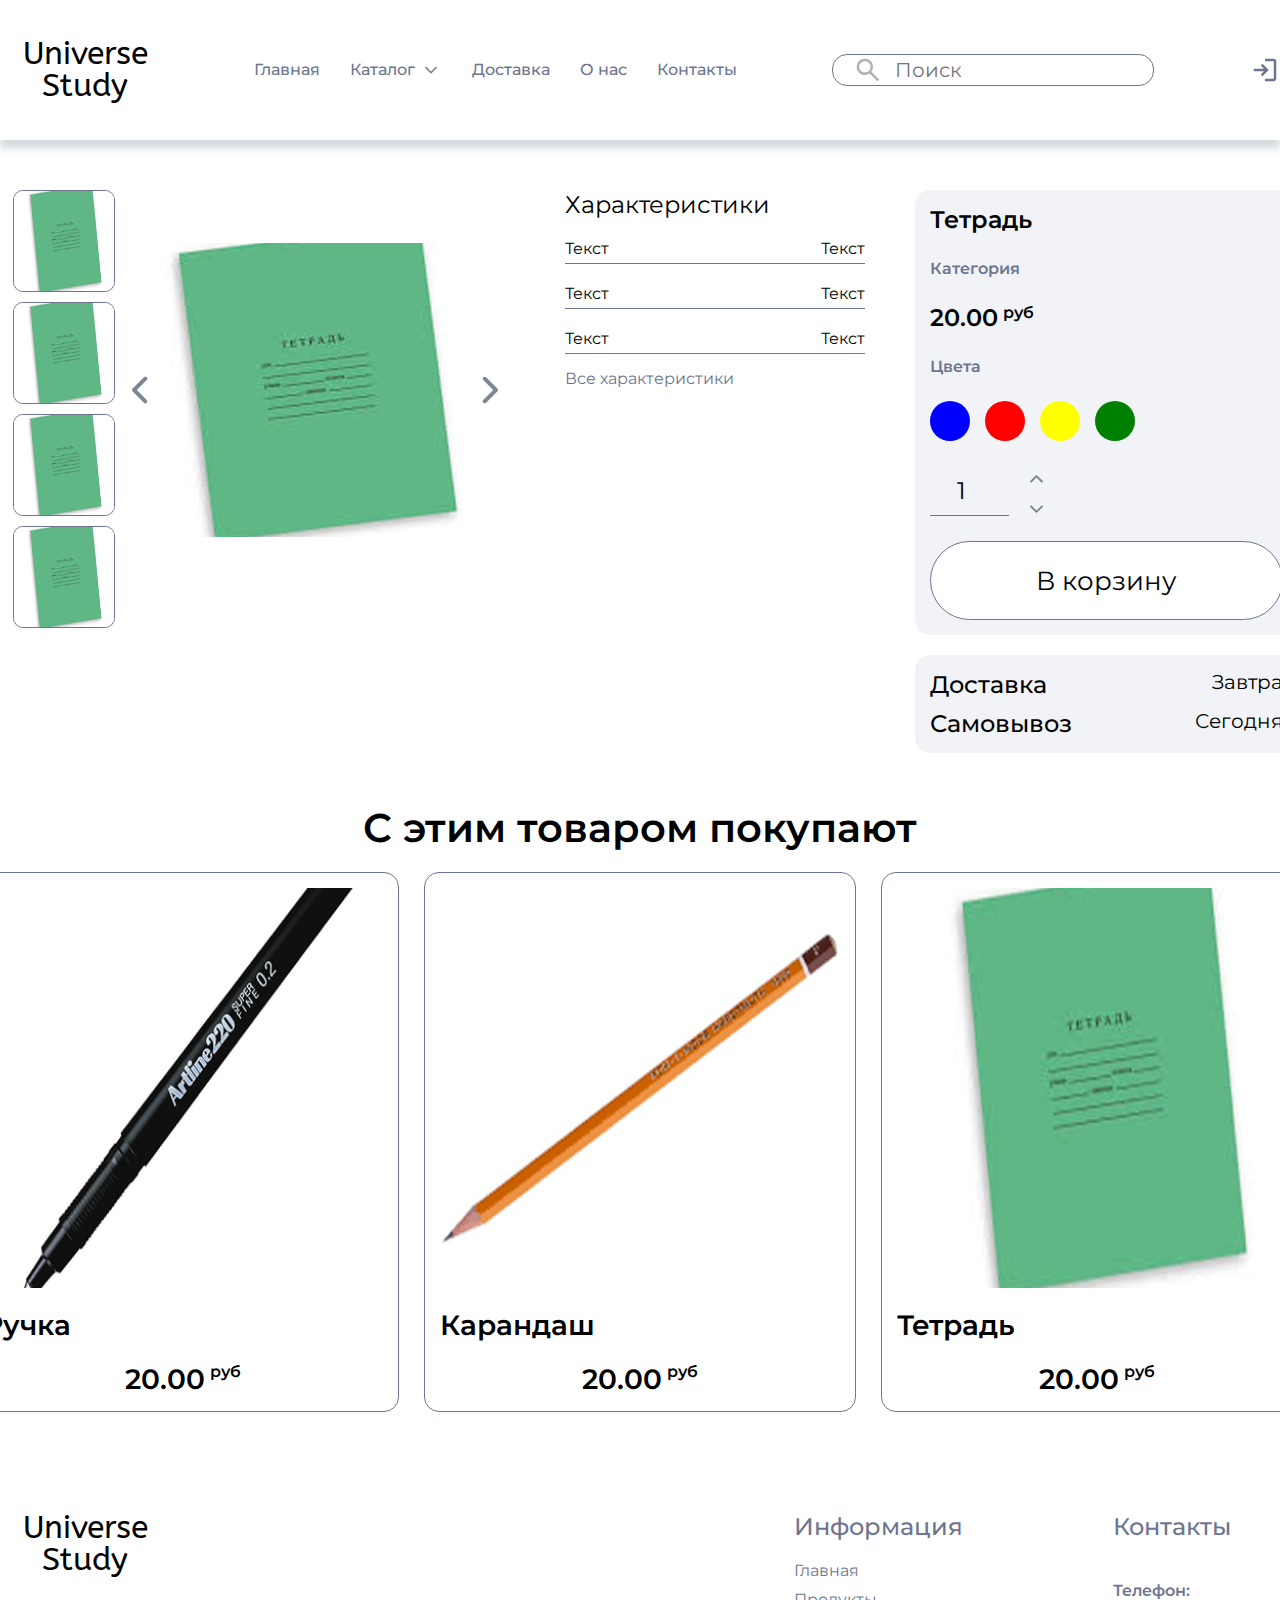
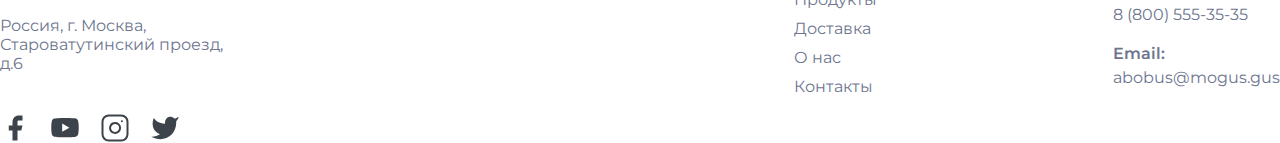
<file: pages/products/notebook.html>
<!DOCTYPE html>
<html lang="en">
<head>
    <meta charset="UTF-8">
    <title>Тетрадь</title>
    <link rel="stylesheet" href="../../styles/desktop.css">
    <link rel="stylesheet" href="../../styles/tablet.css">
    <link rel="stylesheet" href="../../styles/phone.css">
</head>
<body>
    <header>
        <div class="headerContainer">
            <p class="logo">Universe Study</p>
            <div class="pagesContainer">
                <a href="../../index.html">Главная</a>
                <div class="catalogLink">
                    <a href="../office.html">Каталог</a>
                    <img src="../../res/img/arrow.svg" class="catalogLinkArrow" alt="">
                </div>
                <a href="../delivery.html">Доставка</a>
                <a href="../about.html">О нас</a>
                <a href="../contacts.html">Контакты</a>
            </div>
            <div class="searchField">
                <img src="../../res/img/searchIcon.svg" class="searchFieldIcon" alt="">
                <input class="search" type="text" placeholder="Поиск">
            </div>
            <img src="../../res/img/login.svg" class="loginIcon" onclick="document.location.href='../cart.html'" alt="">
        </div>
    </header>
    <main>
        <div class="productInfoContainer">
            <div class="productImages">
                <div class="allImages">
                    <img src="../../res/img/Тетрадь.png" alt="">
                    <img src="../../res/img/Тетрадь.png" alt="">
                    <img src="../../res/img/Тетрадь.png" alt="">
                    <img src="../../res/img/Тетрадь.png" alt="">
                </div>
                <div class="productImage">
                    <img src="../../res/img/Тетрадь.png" alt="">
                    <div class="arrowsWrapperForProductImages">
                        <img src="../../res/img/arrow.svg" class="controlArrowForProductImages" id="leftProductImageArrow" alt="">
                        <img src="../../res/img/arrow.svg" class="controlArrowForProductImages" id="rightProductImageArrow" alt="">
                    </div>
                </div>
            </div>
            <div class="characteristics">
                <p>Характеристики</p>
                <div class="characteristic">
                    <p>Текст</p>
                    <p>Текст</p>
                </div>
                <div class="characteristic">
                    <p>Текст</p>
                    <p>Текст</p>
                </div>
                <div class="characteristic">
                    <p>Текст</p>
                    <p>Текст</p>
                </div>
                <p class="allCharacteristics">Все характеристики</p>
            </div>
            <div class="mainInfo">
                <div class="upperContainer">
                    <p class="productName">Тетрадь</p>
                    <p class="productCategory">Категория</p>
                    <div class="productPrice">
                        <p>20.00</p>
                        <p class="rub">руб</p>
                    </div>
                    <p class="productColors">Цвета</p>
                    <div class="colorsInfo">
                        <div class="color" id="blue"></div>
                        <div class="color" id="red"></div>
                        <div class="color" id="yellow"></div>
                        <div class="color" id="green"></div>
                    </div>
                    <div class="qtySelector">
                        <input type="number" id="qty" name="qty" min="1" value="1">
                        <div class="qtySelectorArrows">
                            <button class="qtyButton" onclick="qty.stepUp(); changeQTY()">
                                <img src="../../res/img/arrow.svg" class="upArrow" alt="">
                            </button>
                            <button class="qtyButton" onclick="qty.stepDown(); changeQTY()">
                                <img src="../../res/img/arrow.svg" class="downArrow" alt="">
                            </button>
                        </div>
                    </div>
                    <button class="button" onclick="addToCart('Тетрадь')">В корзину</button>
                </div>
                <div class="lowerContainer">
                    <div class="delivery">
                        <h3>Доставка</h3>
                        <p>Завтра</p>
                    </div>
                    <div class="delivery">
                        <h3>Самовывоз</h3>
                        <p>Сегодня</p>
                    </div>
                </div>
            </div>
        </div>
        <div class="buyingWithIt">
            <p>С этим товаром покупают</p>
            <div class="otherProducts">
                <div class="otherProduct" onclick="document.location.href='pen.html'">
                    <img src="../../res/img/Ручка.png" alt="">
                    <p>Ручка</p>
                    <div class="otherProductPrice">
                        <p>20.00</p>
                        <p class="rub">руб</p>
                    </div>
                </div>
                <div class="otherProduct" onclick="document.location.href='pencil.html'">
                    <img src="../../res/img/Карандаш.png" alt="">
                    <p>Карандаш</p>
                    <div class="otherProductPrice">
                        <p>20.00</p>
                        <p class="rub">руб</p>
                    </div>
                </div>
                <div class="otherProduct" onclick="document.location.href='notebook.html'">
                    <img src="../../res/img/Тетрадь.png" alt="">
                    <p>Тетрадь</p>
                    <div class="otherProductPrice">
                        <p>20.00</p>
                        <p class="rub">руб</p>
                    </div>
                </div>
            </div>
        </div>
    </main>
    <footer>
        <div class="footerContent1">
            <p class="logo">Universe Study</p>
            <p class="footerContentText address">Россия, г. Москва, Староватутинский проезд, д.6</p>
            <div class="socials">
                <img src="../../res/img/facebook.svg" class="socialIcon" alt="">
                <img src="../../res/img/youtube.svg" class="socialIcon" alt="">
                <img src="../../res/img/instagram.svg" class="socialIcon" alt="">
                <img src="../../res/img/twitter.svg" class="socialIcon" alt="">
            </div>
        </div>
        <div class="footerContent2">
            <h1 class="footerContentHeader">Информация</h1>
            <a href="../../index.html" class="footerContentText">Главная</a>
            <a href="../office.html" class="footerContentText">Продукты</a>
            <a href="../delivery.html" class="footerContentText">Доставка</a>
            <a href="../about.html" class="footerContentText">О нас</a>
            <a href="../contacts.html" class="footerContentText">Контакты</a>
        </div>
        <div class="footerContent3">
            <h1 class="footerContentHeader">Контакты</h1>
            <div class="footerSubcontent">
                <h2 class="footerSubcontentHeader">Телефон:</h2>
                <p class="footerContentText">8 (800) 555-35-35</p>
            </div>
            <div class="footerSubcontent">
                <h2 class="footerSubcontentHeader">Email:</h2>
                <p class="footerContentText">abobus@mogus.gus</p>
            </div>
        </div>
    </footer>
</body>
<script src="../../js/addToCart.js"></script>
</html>
</file>
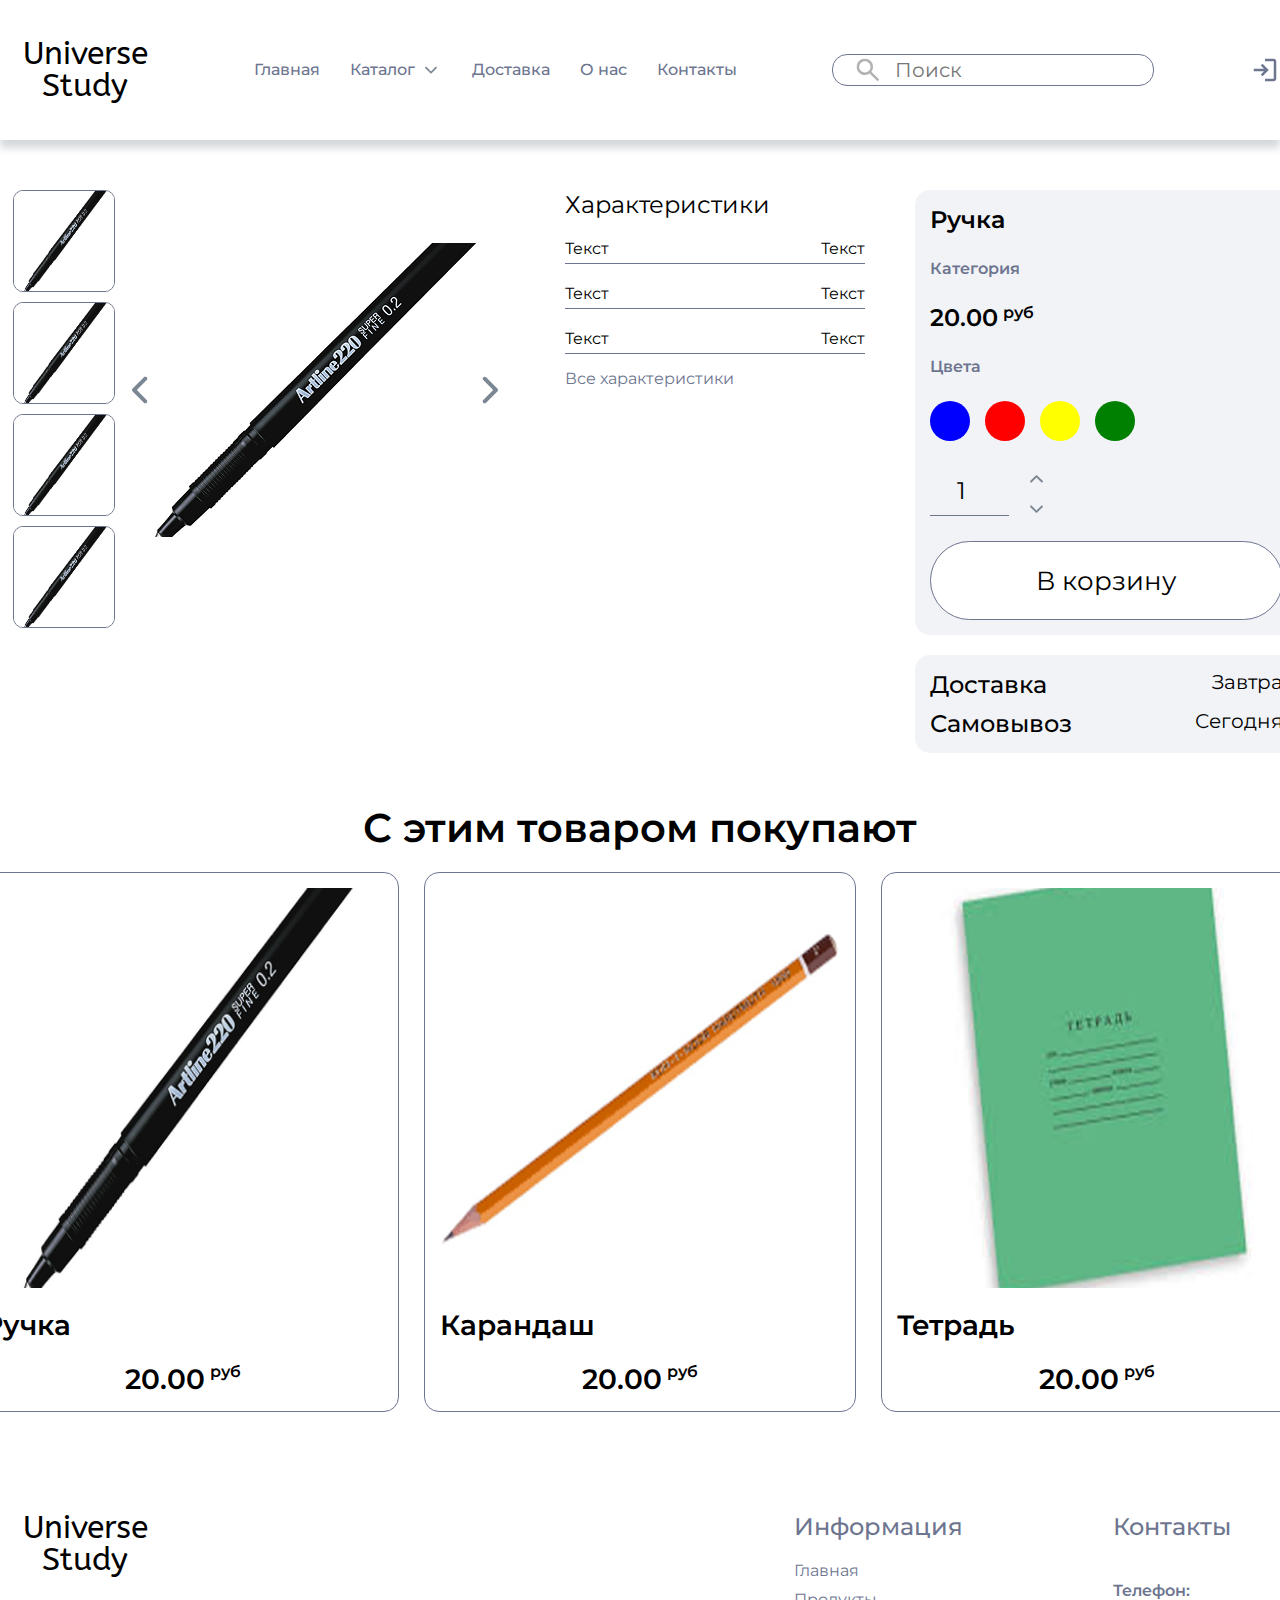
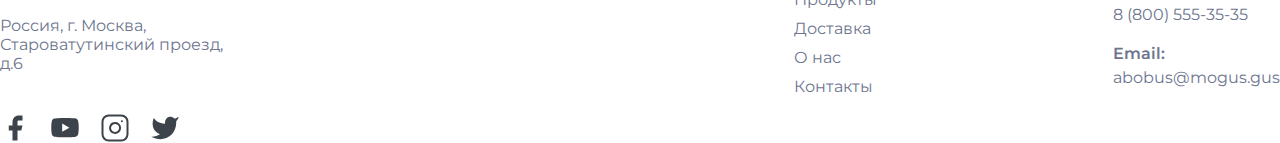
<file: pages/products/pen.html>
<!DOCTYPE html>
<html lang="en">
<head>
    <meta charset="UTF-8">
    <title>Ручка</title>
    <link rel="stylesheet" href="../../styles/desktop.css">
    <link rel="stylesheet" href="../../styles/tablet.css">
    <link rel="stylesheet" href="../../styles/phone.css">
</head>
<body>
    <header>
        <div class="headerContainer">
            <p class="logo">Universe Study</p>
            <div class="pagesContainer">
                <a href="../../index.html">Главная</a>
                <div class="catalogLink">
                    <a href="../office.html">Каталог</a>
                    <img src="../../res/img/arrow.svg" class="catalogLinkArrow" alt="">
                </div>
                <a href="../delivery.html">Доставка</a>
                <a href="../about.html">О нас</a>
                <a href="../contacts.html">Контакты</a>
            </div>
            <div class="searchField">
                <img src="../../res/img/searchIcon.svg" class="searchFieldIcon" alt="">
                <input class="search" type="text" placeholder="Поиск">
            </div>
            <img src="../../res/img/login.svg" class="loginIcon" onclick="document.location.href='../cart.html'" alt="">
        </div>
    </header>
    <main>
        <div class="productInfoContainer">
            <div class="productImages">
                <div class="allImages">
                    <img src="../../res/img/Ручка.png" alt="">
                    <img src="../../res/img/Ручка.png" alt="">
                    <img src="../../res/img/Ручка.png" alt="">
                    <img src="../../res/img/Ручка.png" alt="">
                </div>
                <div class="productImage">
                    <img src="../../res/img/Ручка.png" alt="">
                    <div class="arrowsWrapperForProductImages">
                        <img src="../../res/img/arrow.svg" class="controlArrowForProductImages" id="leftProductImageArrow" alt="">
                        <img src="../../res/img/arrow.svg" class="controlArrowForProductImages" id="rightProductImageArrow" alt="">
                    </div>
                </div>
            </div>
            <div class="characteristics">
                <p>Характеристики</p>
                <div class="characteristic">
                    <p>Текст</p>
                    <p>Текст</p>
                </div>
                <div class="characteristic">
                    <p>Текст</p>
                    <p>Текст</p>
                </div>
                <div class="characteristic">
                    <p>Текст</p>
                    <p>Текст</p>
                </div>
                <p class="allCharacteristics">Все характеристики</p>
            </div>
            <div class="mainInfo">
                <div class="upperContainer">
                    <p class="productName">Ручка</p>
                    <p class="productCategory">Категория</p>
                    <div class="productPrice">
                        <p>20.00</p>
                        <p class="rub">руб</p>
                    </div>
                    <p class="productColors">Цвета</p>
                    <div class="colorsInfo">
                        <div class="color" id="blue"></div>
                        <div class="color" id="red"></div>
                        <div class="color" id="yellow"></div>
                        <div class="color" id="green"></div>
                    </div>
                    <div class="qtySelector">
                        <input type="number" id="qty" name="qty" min="1" value="1">
                        <div class="qtySelectorArrows">
                            <button class="qtyButton" onclick="qty.stepUp(); changeQTY()">
                                <img src="../../res/img/arrow.svg" class="upArrow" alt="">
                            </button>
                            <button class="qtyButton" onclick="qty.stepDown(); changeQTY()">
                                <img src="../../res/img/arrow.svg" class="downArrow" alt="">
                            </button>
                        </div>
                    </div>
                    <button class="button" onclick="addToCart('Ручка')">В корзину</button>
                </div>
                <div class="lowerContainer">
                    <div class="delivery">
                        <h3>Доставка</h3>
                        <p>Завтра</p>
                    </div>
                    <div class="delivery">
                        <h3>Самовывоз</h3>
                        <p>Сегодня</p>
                    </div>
                </div>
            </div>
        </div>
        <div class="buyingWithIt">
            <p>С этим товаром покупают</p>
            <div class="otherProducts">
                <div class="otherProduct" onclick="document.location.href='pen.html'">
                    <img src="../../res/img/Ручка.png" alt="">
                    <p>Ручка</p>
                    <div class="otherProductPrice">
                        <p>20.00</p>
                        <p class="rub">руб</p>
                    </div>
                </div>
                <div class="otherProduct" onclick="document.location.href='pencil.html'">
                    <img src="../../res/img/Карандаш.png" alt="">
                    <p>Карандаш</p>
                    <div class="otherProductPrice">
                        <p>20.00</p>
                        <p class="rub">руб</p>
                    </div>
                </div>
                <div class="otherProduct" onclick="document.location.href='notebook.html'">
                    <img src="../../res/img/Тетрадь.png" alt="">
                    <p>Тетрадь</p>
                    <div class="otherProductPrice">
                        <p>20.00</p>
                        <p class="rub">руб</p>
                    </div>
                </div>
            </div>
        </div>
    </main>
    <footer>
        <div class="footerContent1">
            <p class="logo">Universe Study</p>
            <p class="footerContentText address">Россия, г. Москва, Староватутинский проезд, д.6</p>
            <div class="socials">
                <img src="../../res/img/facebook.svg" class="socialIcon" alt="">
                <img src="../../res/img/youtube.svg" class="socialIcon" alt="">
                <img src="../../res/img/instagram.svg" class="socialIcon" alt="">
                <img src="../../res/img/twitter.svg" class="socialIcon" alt="">
            </div>
        </div>
        <div class="footerContent2">
            <h1 class="footerContentHeader">Информация</h1>
            <a href="../../index.html" class="footerContentText">Главная</a>
            <a href="../office.html" class="footerContentText">Продукты</a>
            <a href="../delivery.html" class="footerContentText">Доставка</a>
            <a href="../about.html" class="footerContentText">О нас</a>
            <a href="../contacts.html" class="footerContentText">Контакты</a>
        </div>
        <div class="footerContent3">
            <h1 class="footerContentHeader">Контакты</h1>
            <div class="footerSubcontent">
                <h2 class="footerSubcontentHeader">Телефон:</h2>
                <p class="footerContentText">8 (800) 555-35-35</p>
            </div>
            <div class="footerSubcontent">
                <h2 class="footerSubcontentHeader">Email:</h2>
                <p class="footerContentText">abobus@mogus.gus</p>
            </div>
        </div>
    </footer>
</body>
<script src="../../js/addToCart.js"></script>
</html>
</file>
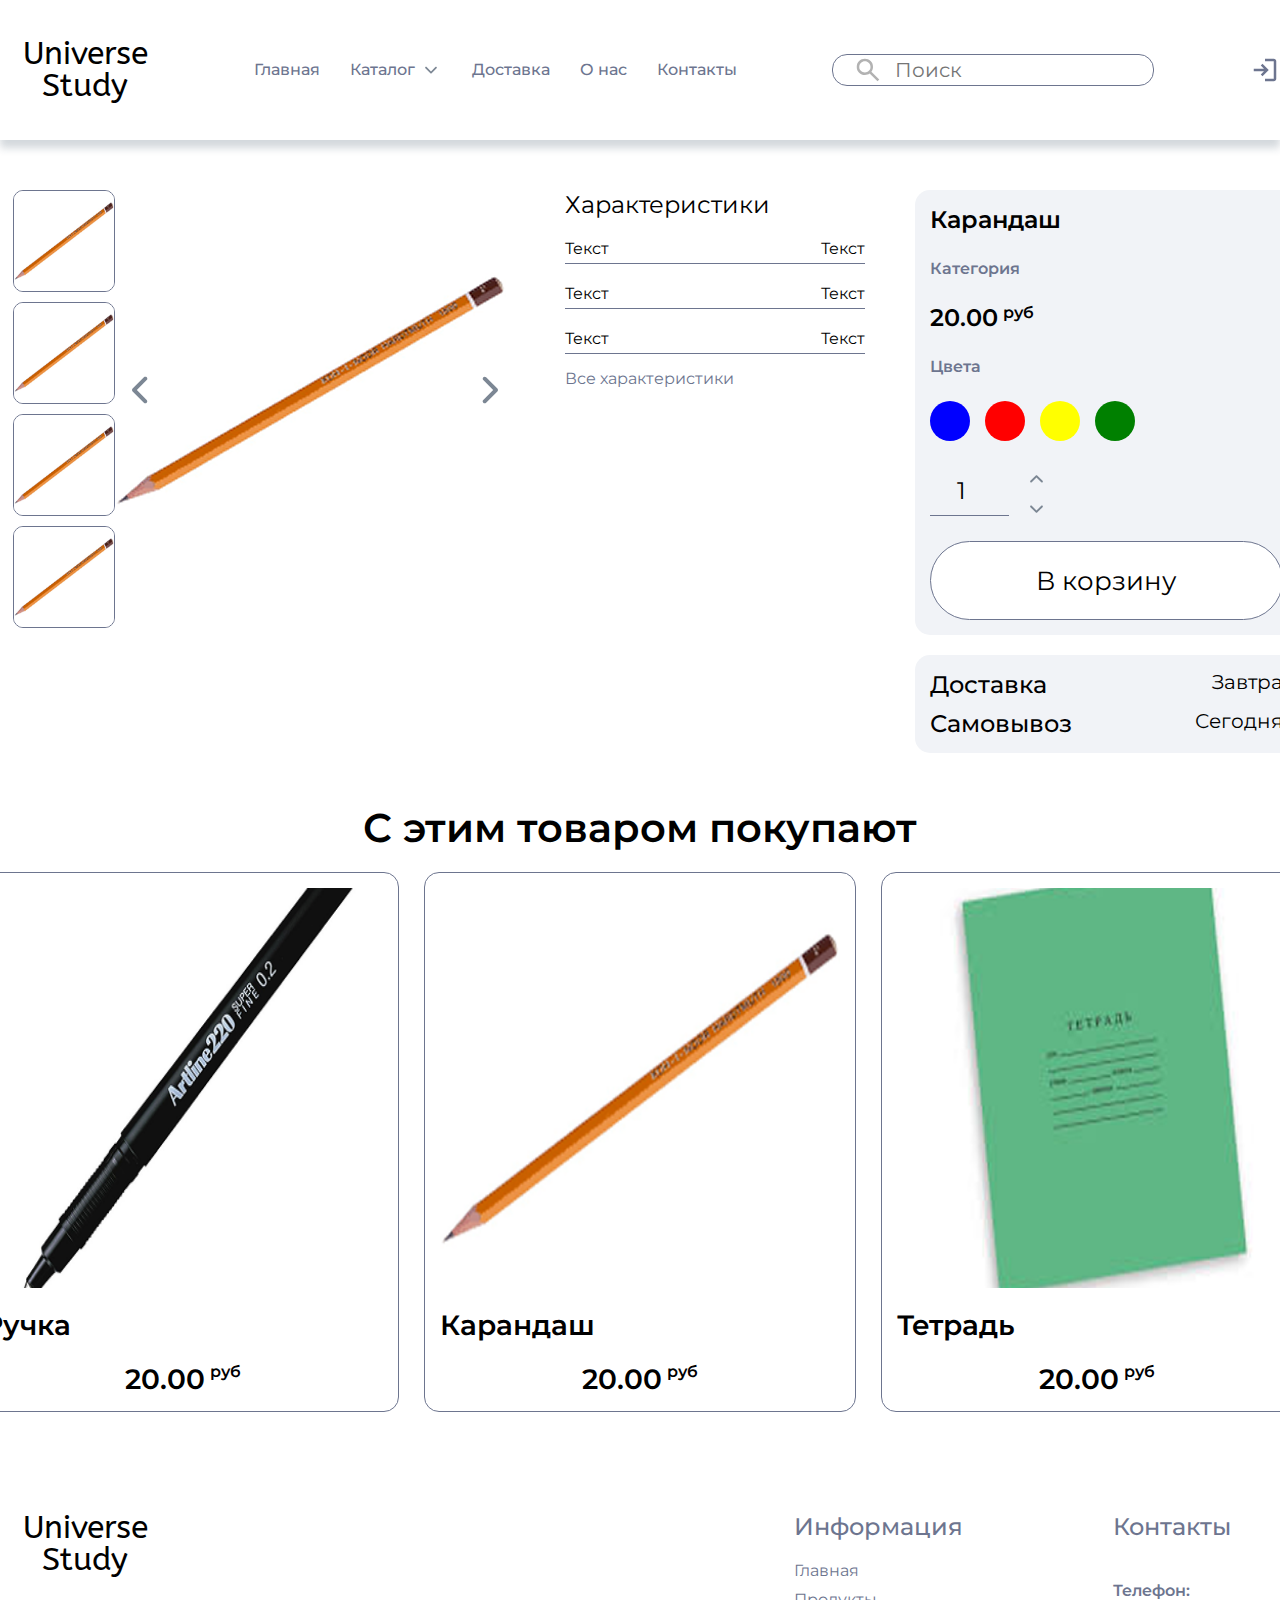
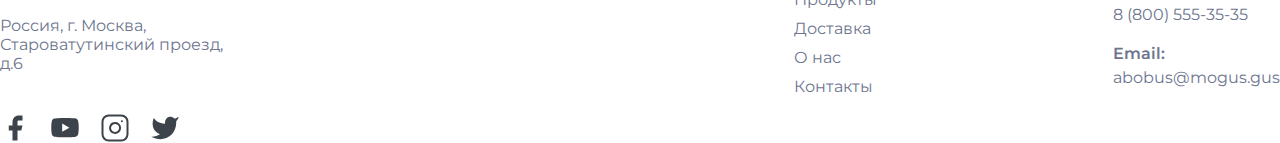
<file: pages/products/pencil.html>
<!DOCTYPE html>
<html lang="en">
<head>
    <meta charset="UTF-8">
    <title>Карандаш</title>
    <link rel="stylesheet" href="../../styles/desktop.css">
    <link rel="stylesheet" href="../../styles/tablet.css">
    <link rel="stylesheet" href="../../styles/phone.css">
</head>
<body>
    <header>
        <div class="headerContainer">
            <p class="logo">Universe Study</p>
            <div class="pagesContainer">
                <a href="../../index.html">Главная</a>
                <div class="catalogLink">
                    <a href="../office.html">Каталог</a>
                    <img src="../../res/img/arrow.svg" class="catalogLinkArrow" alt="">
                </div>
                <a href="../delivery.html">Доставка</a>
                <a href="../about.html">О нас</a>
                <a href="../contacts.html">Контакты</a>
            </div>
            <div class="searchField">
                <img src="../../res/img/searchIcon.svg" class="searchFieldIcon" alt="">
                <input class="search" type="text" placeholder="Поиск">
            </div>
            <img src="../../res/img/login.svg" class="loginIcon" onclick="document.location.href='../cart.html'" alt="">
        </div>
    </header>
    <main>
        <div class="productInfoContainer">
            <div class="productImages">
                <div class="allImages">
                    <img src="../../res/img/Карандаш.png" alt="">
                    <img src="../../res/img/Карандаш.png" alt="">
                    <img src="../../res/img/Карандаш.png" alt="">
                    <img src="../../res/img/Карандаш.png" alt="">
                </div>
                <div class="productImage">
                    <img src="../../res/img/Карандаш.png" alt="">
                    <div class="arrowsWrapperForProductImages">
                        <img src="../../res/img/arrow.svg" class="controlArrowForProductImages" id="leftProductImageArrow" alt="">
                        <img src="../../res/img/arrow.svg" class="controlArrowForProductImages" id="rightProductImageArrow" alt="">
                    </div>
                </div>
            </div>
            <div class="characteristics">
                <p>Характеристики</p>
                <div class="characteristic">
                    <p>Текст</p>
                    <p>Текст</p>
                </div>
                <div class="characteristic">
                    <p>Текст</p>
                    <p>Текст</p>
                </div>
                <div class="characteristic">
                    <p>Текст</p>
                    <p>Текст</p>
                </div>
                <p class="allCharacteristics">Все характеристики</p>
            </div>
            <div class="mainInfo">
                <div class="upperContainer">
                    <p class="productName">Карандаш</p>
                    <p class="productCategory">Категория</p>
                    <div class="productPrice">
                        <p>20.00</p>
                        <p class="rub">руб</p>
                    </div>
                    <p class="productColors">Цвета</p>
                    <div class="colorsInfo">
                        <div class="color" id="blue"></div>
                        <div class="color" id="red"></div>
                        <div class="color" id="yellow"></div>
                        <div class="color" id="green"></div>
                    </div>
                    <div class="qtySelector">
                        <input type="number" id="qty" name="qty" min="1" value="1">
                        <div class="qtySelectorArrows">
                            <button class="qtyButton" onclick="qty.stepUp(); changeQTY()">
                                <img src="../../res/img/arrow.svg" class="upArrow" alt="">
                            </button>
                            <button class="qtyButton" onclick="qty.stepDown(); changeQTY()">
                                <img src="../../res/img/arrow.svg" class="downArrow" alt="">
                            </button>
                        </div>
                    </div>
                    <button class="button" onclick="addToCart('Карандаш')">В корзину</button>
                </div>
                <div class="lowerContainer">
                    <div class="delivery">
                        <h3>Доставка</h3>
                        <p>Завтра</p>
                    </div>
                    <div class="delivery">
                        <h3>Самовывоз</h3>
                        <p>Сегодня</p>
                    </div>
                </div>
            </div>
        </div>
        <div class="buyingWithIt">
            <p>С этим товаром покупают</p>
            <div class="otherProducts">
                <div class="otherProduct" onclick="document.location.href='pen.html'">
                    <img src="../../res/img/Ручка.png" alt="">
                    <p>Ручка</p>
                    <div class="otherProductPrice">
                        <p>20.00</p>
                        <p class="rub">руб</p>
                    </div>
                </div>
                <div class="otherProduct" onclick="document.location.href='pencil.html'">
                    <img src="../../res/img/Карандаш.png" alt="">
                    <p>Карандаш</p>
                    <div class="otherProductPrice">
                        <p>20.00</p>
                        <p class="rub">руб</p>
                    </div>
                </div>
                <div class="otherProduct" onclick="document.location.href='notebook.html'">
                    <img src="../../res/img/Тетрадь.png" alt="">
                    <p>Тетрадь</p>
                    <div class="otherProductPrice">
                        <p>20.00</p>
                        <p class="rub">руб</p>
                    </div>
                </div>
            </div>
        </div>
    </main>
    <footer>
        <div class="footerContent1">
            <p class="logo">Universe Study</p>
            <p class="footerContentText address">Россия, г. Москва, Староватутинский проезд, д.6</p>
            <div class="socials">
                <img src="../../res/img/facebook.svg" class="socialIcon" alt="">
                <img src="../../res/img/youtube.svg" class="socialIcon" alt="">
                <img src="../../res/img/instagram.svg" class="socialIcon" alt="">
                <img src="../../res/img/twitter.svg" class="socialIcon" alt="">
            </div>
        </div>
        <div class="footerContent2">
            <h1 class="footerContentHeader">Информация</h1>
            <a href="../../index.html" class="footerContentText">Главная</a>
            <a href="../office.html" class="footerContentText">Продукты</a>
            <a href="../delivery.html" class="footerContentText">Доставка</a>
            <a href="../about.html" class="footerContentText">О нас</a>
            <a href="../contacts.html" class="footerContentText">Контакты</a>
        </div>
        <div class="footerContent3">
            <h1 class="footerContentHeader">Контакты</h1>
            <div class="footerSubcontent">
                <h2 class="footerSubcontentHeader">Телефон:</h2>
                <p class="footerContentText">8 (800) 555-35-35</p>
            </div>
            <div class="footerSubcontent">
                <h2 class="footerSubcontentHeader">Email:</h2>
                <p class="footerContentText">abobus@mogus.gus</p>
            </div>
        </div>
    </footer>
</body>
<script src="../../js/addToCart.js"></script>
</html>
</file>
<file: styles/desktop.css>
@font-face {
    font-family: Montserrat;
    src: url("../res/fonts/Montserrat.ttf");
}
@font-face {
    font-family: ABeeZee;
    src: url("../res/fonts/ABeeZee.ttf");
}
*, html {
    margin: unset;
}
a {
    text-decoration: none;
    color: unset;
}
body {
    display: flex;
    align-items: center;
    flex-direction: column;
}
main {
    display: flex;
    flex-direction: column;
    align-items: center;
}
header {
    background: #FFFFFF;
    -webkit-box-shadow: 0 8px 8px 0 rgba(34, 60, 80, 0.2);
    -moz-box-shadow: 0 8px 8px 0 rgba(34, 60, 80, 0.2);
    box-shadow: 0 8px 8px 0 rgba(34, 60, 80, 0.2);
    width: 100%;
    height: 140px;
    display: flex;
    justify-content: center;
}
.headerContainer {
    width: 1440px;
    display: flex;
    justify-content: space-between;
    align-items: center;
    font-family: Montserrat, serif;
    font-size: 16px;
    font-weight: 500;
    line-height: 22px;
    color: #6D758F;
}
.logo {
    font-family: ABeeZee, serif;
    font-size: 32px;
    color: #000000;
    line-height: 32px;
    max-width: 170px;
    text-align: center;
}
.pagesContainer {
    display: flex;
    gap: 30px;
}
.catalogLink {
    display: flex;
    gap: 5px;
}
.catalogLinkArrow {
    width: 22px;
    height: 22px;
}
.searchField {
    margin: 12px;
    border: 1px solid #6D758F;
    border-radius: 15px;
    display: flex;
    justify-content: flex-start;
    gap: 10px;
    align-items: center;
    width: 320px;
}
.searchFieldIcon {
    width: 30px;
    height: 30px;
    margin-left: 20px;
}
.searchField input {
    font-family: Montserrat, serif;
    font-size: 20px;
    font-weight: 400;
    width: 255px;
    border: unset;
    border-radius: 15px;
}
.slider {
    margin-top: 50px;
    width: 1340px;
    height: 535px;
    display: flex;
    flex-direction: column;
    align-items: center;
    overflow: hidden;

}
.imgWrapper {
    align-self: flex-start;
    display: flex;
    overflow: hidden;
    flex-direction: row;
    flex-wrap: nowrap;
    border-radius: 30px;
    justify-content: flex-start;
    transition: 0.5s;
}
.imgWrapper img {
    width: 1340px;
    height: 535px;
}
.arrowsWrapper {
    display: flex;
    justify-content: space-between;
    position: absolute;
    width: 1240px;
    margin-top: 202px;
}
.controlArrow {
    z-index: 10;
    width: 95px;
    height: 95px;
    background: #E8E8E8;
    border-radius: 100%;
}
#leftArrow {
    rotate: 90deg;
}
#rightArrow {
    rotate: -90deg;
}
.dotsWrapper {
    margin-top: 15px;
    display: flex;
    gap: 20px;
}
.dot {
    background: #E8E8E8;
    width: 20px;
    height: 20px;
    border-radius: 100%;
}
#selected {
    background: #6D758F;
}
.popularCategories {
    margin-top: 20px;
    display: flex;
    flex-direction: column;
    align-items: center;
    font-family: Montserrat, serif;
    font-weight: 400;
}
.categories {
    margin-top: 20px;
    display: flex;
    gap: 50px;
}
.category {
    background: #F1F3F7;
    border-radius: 15px;
    padding: 15px 20px;
    gap: 25px;
    display: flex;
    flex-direction: column;
    align-items: center;
}
.categoryImage {
    width: 250px;
    height: 250px;
}
.categoryName {
    font-family: Montserrat, serif;
    font-size: 27px;
    font-weight: 500;
    color: #6D758F;
}
.bigAssortment {
    margin-top: 70px;
    display: flex;
    width: 1440px;
    justify-content: space-between;
}
.bigAssortmentContainer {
    display: flex;
    flex-direction: column;
    align-items: center;
    justify-content: center;
    margin-left: 100px;
}
.bigAssortmentText {
    font-family: Montserrat, serif;
    font-size: 62px;
    font-weight: 600;
    max-width: 435px;
    text-align: center;
    color: #6D758F;
}
.bigAssortmentCurve {
    width: 400px;
    height: 20px;
    margin-bottom: 125px;
}
.button {
    font-family: Montserrat, serif;
    font-size: 26px;
    font-weight: 400;
    padding: 22.5px 90px;
    border-radius: 60px;
    background: #FFFFFF;
    border: 1px solid #6D758F;
}
.bigAssortmentImage {
    border-radius: 30px;
    margin-right: 60px;
}
.allForYourOffice {
    display: flex;
    width: 1440px;
    height: 826px;
    align-items: center;
    justify-content: center;
    flex-direction: column;
    margin-top: 70px;
    background: url("../res/img/allForYourOffice.png");
    border-radius: 30px;
}
.allForYourOfficeText {
    font-family: Montserrat, serif;
    font-size: 62px;
    color: #FFFFFF;
    font-weight: 500;
    margin-bottom: 35px;
}
.specialOffers {
    margin-top: 70px;
    display: flex;
    gap: 100px;
}
.offer {
    background: #F1F3F7;
    border-radius: 15px;
    padding: 15px 50px;
    gap: 30px;
    display: flex;
    flex-direction: column;
    align-items: center;
}
.offerImage {
    width: 250px;
    height: 250px;
}
.offerName {
    font-family: Montserrat, serif;
    font-size: 20px;
    font-weight: 500;
    color: #6D758F;
}
.offerDescription {
    font-family: Montserrat, serif;
    font-size: 20px;
    font-weight: 300;
    color: #6D758F;
}
.offerButton {
    background: transparent;
    border: 1px solid #6D758F;
    padding: 15px 65px;
    border-radius: 20px;
    font-family: Montserrat, serif;
    font-size: 15px;
    font-weight: 400;
}
footer {
    margin-top: 100px;
    display: flex;
}
.footerContent1 {
    display: flex;
    flex-direction: column;
    gap: 40px;
}
.footerContent2 {
    margin-left: 550px;
    display: flex;
    flex-direction: column;
    gap: 10px;
}
.footerContent2 h1 {
    margin-bottom: 10px;
}
.footerContent3 {
    margin-left: 150px;
    display: flex;
    flex-direction: column;
    gap: 20px;
}
.footerSubcontent {
    display: flex;
    flex-direction: column;
    gap: 5px;
}
.footerContentHeader {
    margin-bottom: 20px;
    font-family: Montserrat, serif;
    font-size: 24px;
    font-weight: 500;
    color: #6D758F;
}
.footerSubcontentHeader {
    font-family: Montserrat, serif;
    font-weight: 600;
    font-size: 16px;
    color: #6D758F;
}
.footerContentText {
    font-family: Montserrat, serif;
    font-size: 16px;
    font-weight: 400;
    color: #6D758F;
}
.address {
    max-width: 255px;
}
.socials {
    display: flex;
    gap: 20px;
}
.socialIcon {
    width: 30px;
    height: 30px;
}
.header {
    font-family: Montserrat, serif;
    font-size: 40px;
    font-weight: 300;
    padding: 30px 75px;
    background: #F1F3F7;
    margin-top: 50px;
    align-self: flex-start;
}
.searchNSort {
    margin-top: 50px;
    display: flex;
    justify-content: space-between;
    width: 100%;
}
.productSearchField {
    margin: 12px;
    border-bottom: 1px solid #6D758F;
    display: flex;
    justify-content: flex-start;
    gap: 10px;
    align-items: center;
    width: 320px;
}
.productSearchFieldIcon {
    width: 30px;
    height: 30px;
    margin-left: 20px;
}
.productSearch {
    font-family: Montserrat, serif;
    font-size: 20px;
    font-weight: 400;
    width: 255px;
    border: unset;
}
.sortField {
    display: flex;
    font-family: Montserrat, serif;
    font-size: 20px;
    font-weight: 400;
    gap: 10px;
    align-items: center;
    justify-content: space-between;
}
.sortAccordionContainer {
    display: flex;
    color: #6D758F;
    flex-wrap: nowrap;
}
.sortAccordionContainer img {
    width: 25px;
    height: 25px;
}
.productsList {
    margin-top: 30px;
    display: flex;
    flex-wrap: wrap;
    gap: 50px;
}
.product img {
    width: 400px;
    height: 300px;
    border-radius: 15px;
}
.product {
    display: flex;
    flex-wrap: wrap;
    padding: 20px 25px;
    max-width: 400px;
    font-family: Montserrat, serif;
    font-size: 26px;
    font-weight: 500;
    gap: 20px;
    background: #F1F3F7;
    border-radius: 15px;
    cursor: pointer;
}
.miniContainer {
    display: flex;
    width: 100%;
    justify-content: space-between;
}
.partialCharacteristics {
    display: flex;
    flex-direction: column;
    width: 250px;
    gap: 5px;
}
.partialCharacteristic {
    display: flex;
    width: 100%;
    justify-content: space-between;
    padding: 5px 0;
    border-bottom: #6D758F 1px solid;
    font-size: 14px;
}
.priceNButton {
    display: flex;
    flex-direction: column;
    gap: 20px;
}
.miniButton {
    font-size: 16px;
    font-weight: 400;
    padding: 10px 15px;
    border-radius: 60px;
    background: transparent;
    border: 1px solid #6D758F;
    transition: 0.3s;
}
.miniButton:hover {
    background: #FFFFFF;
}
.otherCategories {
    margin-top: 50px;
    display: flex;
    font-family: Montserrat, serif;
    font-weight: 400;
    flex-direction: column;
    align-items: center;
}
.productInfoContainer {
    display: flex;
    margin-top: 50px;
}
.productImages {
    display: flex;
}
.allImages {
    display: flex;
    flex-direction: column;
    gap: 10px;

}
.allImages img {
    width: 100px;
    height: 100px;
    border: 1px solid #6D758F;
    border-radius: 10px;
}
.productImage {
    width: 400px;
    height: 400px;
    display: flex;
    align-items: center;
}
.arrowsWrapperForProductImages {
    display: flex;
    position: absolute;
    width: 400px;
    justify-content: space-between;
}
.controlArrowForProductImages {
    width: 50px;
    height: 50px;
}
#leftProductImageArrow {
    rotate: 90deg;
    background: unset;
}
#rightProductImageArrow {
    rotate: -90deg;
    background: unset;
}
.characteristics {
    font-family: Montserrat, serif;
    font-size: 24px;
    font-weight: 400;
    display: flex;
    flex-direction: column;
    gap: 15px;
    width: 300px;
    margin-left: 50px;
}
.characteristic {
    display: flex;
    font-family: Montserrat, serif;
    font-size: 16px;
    font-weight: 400;
    padding: 5px 0;
    border-bottom: 1px solid #6D758F;
    justify-content: space-between;
}
.allCharacteristics {
    font-size: 16px;
    color: #6D758F;
}
.mainInfo {
    display: flex;
    flex-direction: column;
    gap: 20px;
    margin-left: 50px;
}
.upperContainer {
    display: flex;
    flex-direction: column;
    padding: 15px;
    gap: 25px;
    background: #F1F3F7;
    border-radius: 15px;
    width: 100%;
}
.productName {
    font-family: Montserrat, serif;
    font-size: 24px;
    font-weight: 600;
}
.productCategory {
    font-family: Montserrat, serif;
    font-size: 16px;
    font-weight: 600;
    color: #6D758F;
}
.productPrice {
    display: flex;
    gap: 5px;
    font-family: Montserrat, serif;
    font-size: 24px;
    font-weight: 600;
}
.rub {
    font-size: 16px;
}
.productColors {
    font-family: Montserrat, serif;
    font-size: 16px;
    font-weight: 600;
    color: #6D758F;
}
.colorsInfo {
    display: flex;
    gap: 15px;
}
.color {
    width: 40px;
    height: 40px;
    border-radius: 100%;
}
#red {
    background: red;
}
#blue {
    background: blue;
}
#green {
    background: green;
}
#yellow {
    background: yellow;
}
.qtySelector {
    display: flex;
    gap: 10px;
}
.qtySelectorArrows {
    display: flex;
    flex-direction: column;
    gap: 10px;
}
.qtyButton {
    background: transparent;
    border: none;
    width: 20px;
    height: 20px;
}
.upArrow {
    rotate: 180deg;
}
.qtySelector input {
    appearance: textfield;
    -webkit-appearance: textfield;
    width: 75px;
    border: none;
    border-bottom: 1px solid #6D758F;
    font-size: 24px;
    font-family: Montserrat, serif;
    font-weight: 400;
    text-align: center;
    background: #F1F3F7;
}
input[type="number"] {
    -moz-appearance: textfield;
}
.lowerContainer {
    display: flex;
    flex-direction: column;
    padding: 15px;
    gap: 10px;
    width: 100%;
    font-family: Montserrat, serif;
    background: #F1F3F7;
    border-radius: 15px;
}
.delivery {
    font-family: Montserrat, serif;
    display: flex;
    justify-content: space-between;
}
.delivery h3 {
    font-size: 24px;
    font-weight: 500;
}
.delivery p {
    font-size: 20px;
    font-weight: 400;
}
.buyingWithIt {
    display: flex;
    flex-direction: column;
    align-items: center;
    font-family: Montserrat, serif;
    font-size: 40px;
    font-weight: 600;
    margin-top: 50px;
}
.otherProducts {
    margin-top: 20px;
    display: flex;
    gap: 25px;
    justify-content: center;
}
.otherProduct {
    padding: 15px;
    border: 1px solid #6D758F;
    border-radius: 15px;
    display: flex;
    flex-direction: column;
    font-size: 28px;
    gap: 20px;
}
.otherProduct img {
    width: 400px;
    height: 400px;
}
.otherProductPrice {
    width: 100%;
    display: flex;
    justify-content: center;
    gap: 5px;
}
.deliveryContainer {
    display: flex;
    gap: 200px;
    width: 1440px;
    justify-content: center;
    margin-top: 50px;
}
.circlesContainer {
    display: flex;
    flex-direction: column;
    gap: 25px;
}
.circleContainer {
    display: flex;
    gap: 40px;
    font-family: Montserrat, serif;
    font-weight: 300;
    font-size: 16px;
    align-items: center;
}
.circle {
    width: 100px;
    height: 100px;
    background: #6D758F;
    border-radius: 100%;
    font-size: 32px;
    font-weight: 400;
    display: flex;
    justify-content: center;
    align-items: center;
    color: #FFFFFF;
}
.dottedLine {
    height: 200px;
    width: 1px;
    margin-left: 49px;
}
.deliveryInfo {
    display: flex;
    color: #6D758F;
    font-family: Montserrat, serif;
    padding: 85px 50px;
    border-radius: 15px;
    flex-direction: column;
    background: #F1F3F7;
    gap: 50px;
    height: fit-content;
}
.deliveryInfo img {
    width: 30px;
    height: 30px;
}
.aboutDelivery {
    display: flex;
    gap: 50px;
    font-size: 18px;
    font-weight: 300;
    flex-direction: column;
    max-width: 450px;
}
.aboutDeliveryHeader {
    font-size: 24px;
    font-weight: 600;
    display: flex;
    gap: 10px;
}
.aboutReturn {
    display: flex;
    gap: 50px;
    font-size: 18px;
    font-weight: 300;
    flex-direction: column;
}
.promoBlock {
    width: 1440px;
    height: 800px;
    display: flex;
    background: url("../res/img/img2.png");
    align-items: center;
    justify-content: center;
}
.aboutBlock {
    padding: 50px;
    display: flex;
    gap: 75px;
    font-family: Montserrat, serif;
    background: #F1F3F7;
    border-radius: 15px;
    color: #6D758F;
    width: fit-content;
    height: fit-content;
    flex-direction: column;
    align-items: center;
}
.aboutBlock h1 {
    font-size: 36px;
    font-weight: 300;
}
.aboutBlock p {
    font-size: 20px;
    max-width: 800px;
    line-height: 40px;
}
.aboutText {
    margin-top: 75px;
    font-family: Montserrat, serif;
    font-size: 20px;
    font-weight: 400;
    max-width: 1300px;
    text-align: justify;
    line-height: 40px;
    color: #6D758F;
}
.randomImages {
    margin-top: 100px;
    display: flex;
    gap: 50px;
}
.line {
    display: flex;
    background: #E8E8E8;
    width: 1px;
}
.formContainer {
    background: url("../res/img/img6.png");
    width: 1440px;
    height: 813px;
    display: flex;
    justify-content: center;
    align-items: center;
    background-size: cover;
}
.form {
    display: flex;
    flex-wrap: wrap;
    padding: 40px 60px;
    gap: 32px;
    width: 619px;
    border-radius: 10px;
    background: #FFFFFF;
}
.form h1 {
    font-family: Montserrat, serif;
    font-size: 35px;
    font-weight: 300;
}
.form input {
    padding: 12px 17px;
    border: none;
    border-bottom: 1px solid #969696;
    width: 405px;
    font-family: Montserrat, serif;
    font-size: 13px;
    font-weight: 400;
}
.form textarea {
    padding: 12px 17px;
    border: none;
    border-bottom: 1px solid #969696;
    width: 405px;
    font-family: Montserrat, serif;
    font-size: 13px;
    font-weight: 400;
    resize: none;
    height: 191px;
}
.form button {
    margin-left: 32px;
    padding: 16.5px 15px;
    font-family: Montserrat, serif;
    font-size: 15px;
    font-weight: 400;
    border: 1px solid #6D758F;
    border-radius: 10px;
    background: unset;
    height: max-content;
    width: max-content;
    align-self: flex-end;
}
.cart {
    margin-top: 126px;
    display: flex;
    gap: 90px;
    flex-direction: column;

}
.cart h1 {
    font-family: Montserrat, serif;
    font-size: 30px;
    font-weight: 300;
    color: #6D758F;
}
.cartContainer {
    display: flex;
    gap: 75px;
}
.cartProducts {
    display: flex;
    flex-direction: column;
    gap: 30px;
}
.cartProduct {
    display: flex;
    padding: 24px 25px 24px 30px;
    border: 1px solid #F1F3F7;
    width: 885px;
}
.cartProduct img {
    width: 200px;
    height: 141px;
}
.productNameAndPrice {
    display: flex;
    flex-direction: column;
    height: 88px;
    justify-content: space-between;
    margin-left: 80px;
    width: 327px;
}
.productNameAndPrice h2 {
    font-family: Montserrat, serif;
    font-size: 23px;
    font-weight: 500;
    color: #6D758F;
}
.productNameAndPrice p {
    font-family: Montserrat, serif;
    font-size: 20px;
    font-weight: 500;
    color: #6D758F;
}
.XAndQTY {
    margin-left: 44px;
    display: flex;
    flex-direction: column;
    justify-self: flex-end;
    justify-content: space-between;
    height: 132px;
}
.XAndQTY img {
    width: 18px;
    height: 18px;
    align-self: flex-end;
}
.qtySelectorCart {
    display: flex;
    gap: 11px;
    font-family: Montserrat, serif;
    font-size: 18px;
    font-weight: 400;
    color: #6D758F;
    align-items: center;
}
.inputContainer {
    display: flex;
    gap: 5px;
    align-items: center;
    border: 1px solid #F1F3F7;
    border-radius: 5px;
    padding: 10px 7.5px;
}
.inputContainer img {
    width: 12px;
    height: 12px;
}
.inputContainer input {
    width: 26px;
    height: 16px;
    text-align: center;
    border: none;
}
.qtyButtonCart {
    background: unset;
    border: none;
    width: 12px;
    height: 12px;
    padding: 0;
}
.total {
    display: flex;
    flex-direction: column;
    gap: 19px;
}
.total h2 {
    font-family: Montserrat, serif;
    font-size: 23px;
    font-weight: 500;
    color: #6D758F;
}
.total h3 {
    font-family: Montserrat, serif;
    font-size: 15px;
    font-weight: 400;
    color: #6D758F;
}
.total p {
    font-family: Montserrat, serif;
    font-size: 10px;
    font-weight: 400;
    color: #6D758F;
}
.total hr {
    width: 140px;
    height: 0.5px;
    color: #C7C9D5;
    border: none;
    border-bottom: 0.5px solid #C7C9D5;
}
.total button {
    font-family: Montserrat, serif;
    font-size: 13px;
    font-weight: 400;
    color: #FFFFFF;
    padding: 13px 34px;
    background: #3C434A;
    border: none;
}
.inCart {
    background: #C7C9D5;
}
</file>
<file: styles/tablet.css>
@media screen and (max-width: 1024px) {
    .headerContainer {
        width: 1024px;
    }
    .logo {
        width: 141px;
        height: 54px;
    }
    .searchField input {
        width: 104px;
    }
    .searchField img {
        margin-left: 10px;
    }
    .searchField {
        width: 160px;
    }
    .imgWrapper {
        width: 980px;
    }
    .imgWrapper img {
        width: 980px;
        height: 450px;
    }
    .slider {
        width: 980px;
    }
    .arrowsWrapper {
        width: 914px;
        margin-top: 177px;
    }
    .category {
        padding: 15px 5px;
    }
    .categoryImage {
        width: 180px;
        height: 180px;
    }
    .bigAssortment {
        width: 890px;
    }
    .bigAssortmentImage {
        width: 444px;
        height: 550px;
        margin: unset;
    }
    .bigAssortmentContainer {
        margin: unset;
    }
    .allForYourOffice {
        width: 1024px;
        height: 587px;
    }
    .offer {
        padding: 15px 25px;

    }
    .offerImage {
        width: 200px;
        height: 200px;
    }
    .offerDescription {
        font-size: 14px;
    }
    .footerContent2 {
        margin-left: 304px;
    }
    .footerContent3 {
        margin-left: 123px;
    }
    .product img {
        width: 300px;
        height: 200px;
    }
    .product {
        max-width: 300px;
        padding: 10px 10px;
    }
    .partialCharacteristics {
        width: 150px;
    }
    .productsList {
        gap: 20px;
        justify-content: space-between;
        max-width: 800px;
    }
    .promoBlock {
        width: 1024px;
        height: 650px;
    }
    .aboutBlock {
        gap: 25px;
    }
    .aboutText {
        max-width: 1000px;
        font-size: 16px;
        line-height: 30px;
    }
    .randomImages img {
        width: 254px;
        height: 79px;
    }
    .deliveryContainer {
        width: 1004px;
    }
    .deliveryInfo {
        gap: 25px;
        padding: 50px 25px;
    }
    .circle {
        width: 50px;
        height: 50px;
    }
    .circle p {
        font-size: 16px;
    }
    .circleContainer {
        gap: 20px;
    }
    .dottedLine {
        margin-left: 24px;
        height: 100px;
    }
    .formContainer {
        width: 1024px;
    }
    .productImage {
        width: 200px;
        height: 200px;
    }
    .productImage img {
        width: 200px;
        height: 200px;
    }
    .arrowsWrapperForProductImages img {
        width: 50px;
        height: 50px;
    }
    .arrowsWrapperForProductImages {
        width: 200px;
    }
    .allImages img {
        width: 50px;
        height: 50px;
    }
    .button {
        padding: 15.5px 60px;
        font-size: 20px;
    }
    .otherProduct img {
        width: 250px;
        height: 250px;
    }
    .cart {
        width: 1024px;
    }
    .cartContainer {
        gap: 50px;
    }
    .productNameAndPrice {
        width: 177px;
    }
    .cartProduct {
        width: 665px;
    }
    .cartProduct img {
        width: 150px;
        height: 121px;
    }
    .XAndQTY img {
        width: 12px;
        height: 12px;
    }
}
</file>
<file: styles/phone.css>
@media screen and (max-width: 420px) {
    header {
        height: 58px;
    }
    .headerContainer {
        font-size: 8px;
    }
    .pagesContainer {
        gap: 5px;
        line-height: 10px;
    }
    .catalogLinkArrow {
        width: 12px;
        height: 12px;
    }
    .loginIcon {
        width: 15px;
        height: 15px;
    }
    .logo {
        width: 64px;
        height: 25px;
        font-size: 16px;
        line-height: 14px;
    }
    .searchField {
        width: 60px;
        gap: 5px;
    }
    .searchField img {
        width: 10px;
        height: 10px;
        margin-left: 3px;
    }
    .searchField input {
        font-size: 10px;
        width: 38px;
    }
    .imgWrapper {
        width: 420px;
        border-radius: 15px;
    }
    .slider {
        width: 420px;
    }
    .arrowsWrapper {
        width: 410px;
        margin-top: 78px;
    }
    .controlArrow {
        width: 40px;
        height: 40px;
    }
    .imgWrapper img {
        width: 420px;
        height: 195px;
    }
    .dot {
        width: 10px;
        height: 10px;
    }
    .dotsWrapper {
        gap: 5px;
    }
    .slider {
        height: max-content;
    }
    .categories {
        flex-wrap: wrap;
        gap: 30px;
        max-width: 410px;
    }
    .category {
        padding: 15px 20px;
    }
    .categoryImage {
        width: 150px;
        height: 150px;
    }
    .categoryName {
        font-size: 16px;
    }
    .bigAssortment {
        width: 367px;
    }
    .bigAssortmentText {
        font-size: 24px;
        width: 167px;
    }
    .bigAssortmentCurve {
        width: 167px;
        margin-bottom: 30px;
    }
    .bigAssortmentImage {
        width: 180px;
        height: 223px;
    }
    .button {
        padding: 15px 38px;
        font-size: 16px;
    }
    .allForYourOffice {
        width: 420px;
        height: 241px;
        border-radius: 15px;
    }
    .allForYourOfficeText {
        font-size: 24px;
    }
    .specialOffers {
        gap: 10px;
    }
    .offer {
        gap: 10px;
        width: 122px;
        padding: 15px 4px;
    }
    .offerImage {
        width: 100px;
        height: 100px;
    }
    .offerName {
        font-size: 12px;
    }
    .offerDescription {
        font-size: 7px;
    }
    .offerButton {
        padding: 5px 10px;
        font-size: 12px;
    }
    .footerContent2 {
        margin-left: 106px;
        gap: 5px;
    }
    .footerContent3 {
        margin-left: 33px;
        gap: 5px;
    }
    .address {
        font-size: 10px;
        width: 91px;
    }
    .footerContentText {
        font-size: 10px;
    }
    .footerContentHeader {
        font-size: 12px;
    }
    .footerSubcontentHeader {
        font-size: 10px;
    }
    .footerSubcontent {
        font-size: 10px;
    }
    .socialIcon {
        width: 10px;
        height: 10px;
    }
    .socials {
        gap: 5px;
    }
    .header {
        font-size: 20px;
        padding: 10px 45px;
    }
    .productSearch {
        width: 155px;
        font-size: 10px;
    }
    .productSearchField {
        width: 200px;
    }
    .productSearchFieldIcon {
        width: 12px;
        height: 12px;
        margin-left: 5px;
    }
    .product img {
        width: 150px;
        height: 100px;
    }
    .productsList {
        max-width: 350px;
        gap: 5px;
        border-radius: 10px;
        justify-content: space-between;
    }
    .product {
        max-width: 150px;
        padding: 5px;
        font-size: 14px;
        gap: 5px;
        border-radius: 10px;
    }
    .otherCategories {
        margin-top: 25px;
    }
    .otherCategoriesHeader {
        font-size: 16px;
    }
    .partialCharacteristic {
        font-size: 8px;
    }
    .partialCharacteristics {
        width: 75px;
    }
    .miniButton {
        font-size: 10px;
        padding: 5px 10px;
    }
    .sortField {
        font-size: 8px;
        gap: 5px;
    }
    .sortAccordionContainer img {
        width: 12px;
        height: 12px;
    }
    .deliveryContainer {
        width: 410px;
        gap: unset;
        justify-content: space-between;
    }
    .deliveryInfo {
        gap: 10px;
        padding: 20px 10px;
    }
    .deliveryInfo img {
        width: 15px;
        height: 15px;
    }
    .aboutDeliveryHeader {
        font-size: 12px;
        gap: 5px;
    }
    .aboutDelivery {
        font-size: 8px;
        gap: 10px;
        max-width: 120px;
    }
    .aboutReturn {
        gap: 10px;
        font-size: 8px;
        max-width: 120px;
    }
    .circleContainer {
        gap: 5px;
        font-size: 12px;
    }
    .circle {
        width: 25px;
        height: 25px;
    }
    .dottedLine {
        margin-left: 12px;
        height: 50px;
    }
    .circle p {
        font-size: 10px;
    }
    .circlesContainer {
        gap: 10px;
    }
    .promoBlock {
        width: 420px;
        height: 270px;
        border-radius: 15px;
    }
    .aboutBlock {
        padding: 10px;
        gap: 5px;
    }
    .aboutBlock h1 {
        font-size: 16px;
    }
    .aboutBlock p {
        font-size: 10px;
        line-height: 14px;
        max-width: 320px;
    }
    .aboutText {
        margin-top: 20px;
        font-size: 10px;
        line-height: 14px;
        max-width: 400px;
    }
    .randomImages {
        gap: 20px;
        margin-top: 50px;
    }
    .randomImages img {
        width: 104px;
        height: 45px;
    }
    .formContainer {
        width: 420px;
        border-radius: 15px;
        height: 320px;
    }
    .form {
        gap: 12px;
        width: 300px;
        padding: 10px 20px;
    }
    .form h1 {
        font-size: 16px;
    }
    .form input {
        padding: 4px 6px;
        width: 200px;
        font-size: 10px;
    }
    .form textarea {
        padding: 4px 6px;
        width: 200px;
        font-size: 10px;
        height: 100px;
    }
    .form button {
        font-size: 10px;
        padding: 6.5px 5px;
        margin-left: 8px;
    }
    .productImage {
        width: 100px;
        height: 100px;
    }
    .productImage img {
        width: 100px;
        height: 100px;
    }
    .characteristics {
        width: 75px;
        margin-left: 20px;
        font-size: 10px;
        gap: 5px;
    }
    .characteristic {
        padding: 2px 0;
        font-size: 6px;
    }
    .arrowsWrapperForProductImages img {
        width: 12px;
        height: 12px;
    }
    .arrowsWrapperForProductImages {
        width: 100px;
    }
    .allImages img {
        width: 15px;
        height: 15px;
        border-radius: 2px;
    }
    .upperContainer {
        gap: 5px;
        max-width: 78px;
    }
    .productName {
        font-size: 12px;
    }
    .productCategory {
        font-size: 8px;
    }
    .productPrice {
        font-size: 12px;
    }
    .productColors {
        font-size: 8px;
    }
    .color {
        width: 10px;
        height: 10px;
    }
    .colorsInfo {
        gap: 5px;
    }
    .qtySelector input {
        font-size: 12px;
        width: 35px;
    }
    .upperContainer button {
        padding: 2px 5px;
        font-size: 8px;
        width: max-content;
    }
    .qtyButton {
        width: 12px;
        height: 12px;
        padding: 0;
    }
    .qtyButton img {
        width: 10px;
        height: 10px;
    }
    .qtySelectorArrows {
        gap: 3px;
    }
    .qtySelector {
        gap: 5px;
    }
    .lowerContainer {
        padding: 10px;
    }
    .delivery h3 {
        font-size: 12px;
    }
    .delivery p {
        font-size: 8px;
    }
    .allCharacteristics {
        font-size: 6px;
    }
    .otherProduct img {
        width: 75px;
        height: 75px;
    }
    .otherProduct {
        font-size: 12px;
        padding: 5px;
        gap: 7px;
    }
    .rub {
        font-size: 8px;
    }
    .buyingWithIt {
        font-size: 16px;
    }
    .cart {
        width: 420px;
    }
    .cartContainer {
        gap: 10px;
        flex-direction: column;
        align-items: center;
    }
    .productNameAndPrice {
        width: 50px;
    }
    .cartProduct {
        width: 250px;
    }
    .cartProduct img {
        width: 50px;
        height: 30px;
    }
    .XAndQTY img {
        width: 12px;
        height: 12px;
    }
    .productNameAndPrice {
        height: 35px;
        margin-left: 10px;
    }
    .XAndQTY {
        height: 35px;
        margin-left: 34px;
    }
    .productNameAndPrice h2 {
        font-size: 12px;
    }
    .productNameAndPrice p {
        font-size: 10px;
    }
    .cartProduct {
        padding: 7px 8px 7px 10px;
    }
    .qtySelectorCart {
        font-size: 8px;
        gap: 5px;
    }
    .inputContainer {
        padding: 3px 1px;
        gap: 3px;
    }
    .inputContainer input {
        font-size: 8px;
        width: 10px;
        height: 5px;
    }
    .total {
        gap: 5px;
        margin-top: 10px;
    }
    .total h2 {
        font-size: 14px;
    }
    .total h3 {
        font-size: 10px;
    }
    .total p {
        font-size: 6px;
    }
    .total button {
        font-size: 8px;
        width: max-content;
        padding: 7px 10px;
    }
}
</file>
